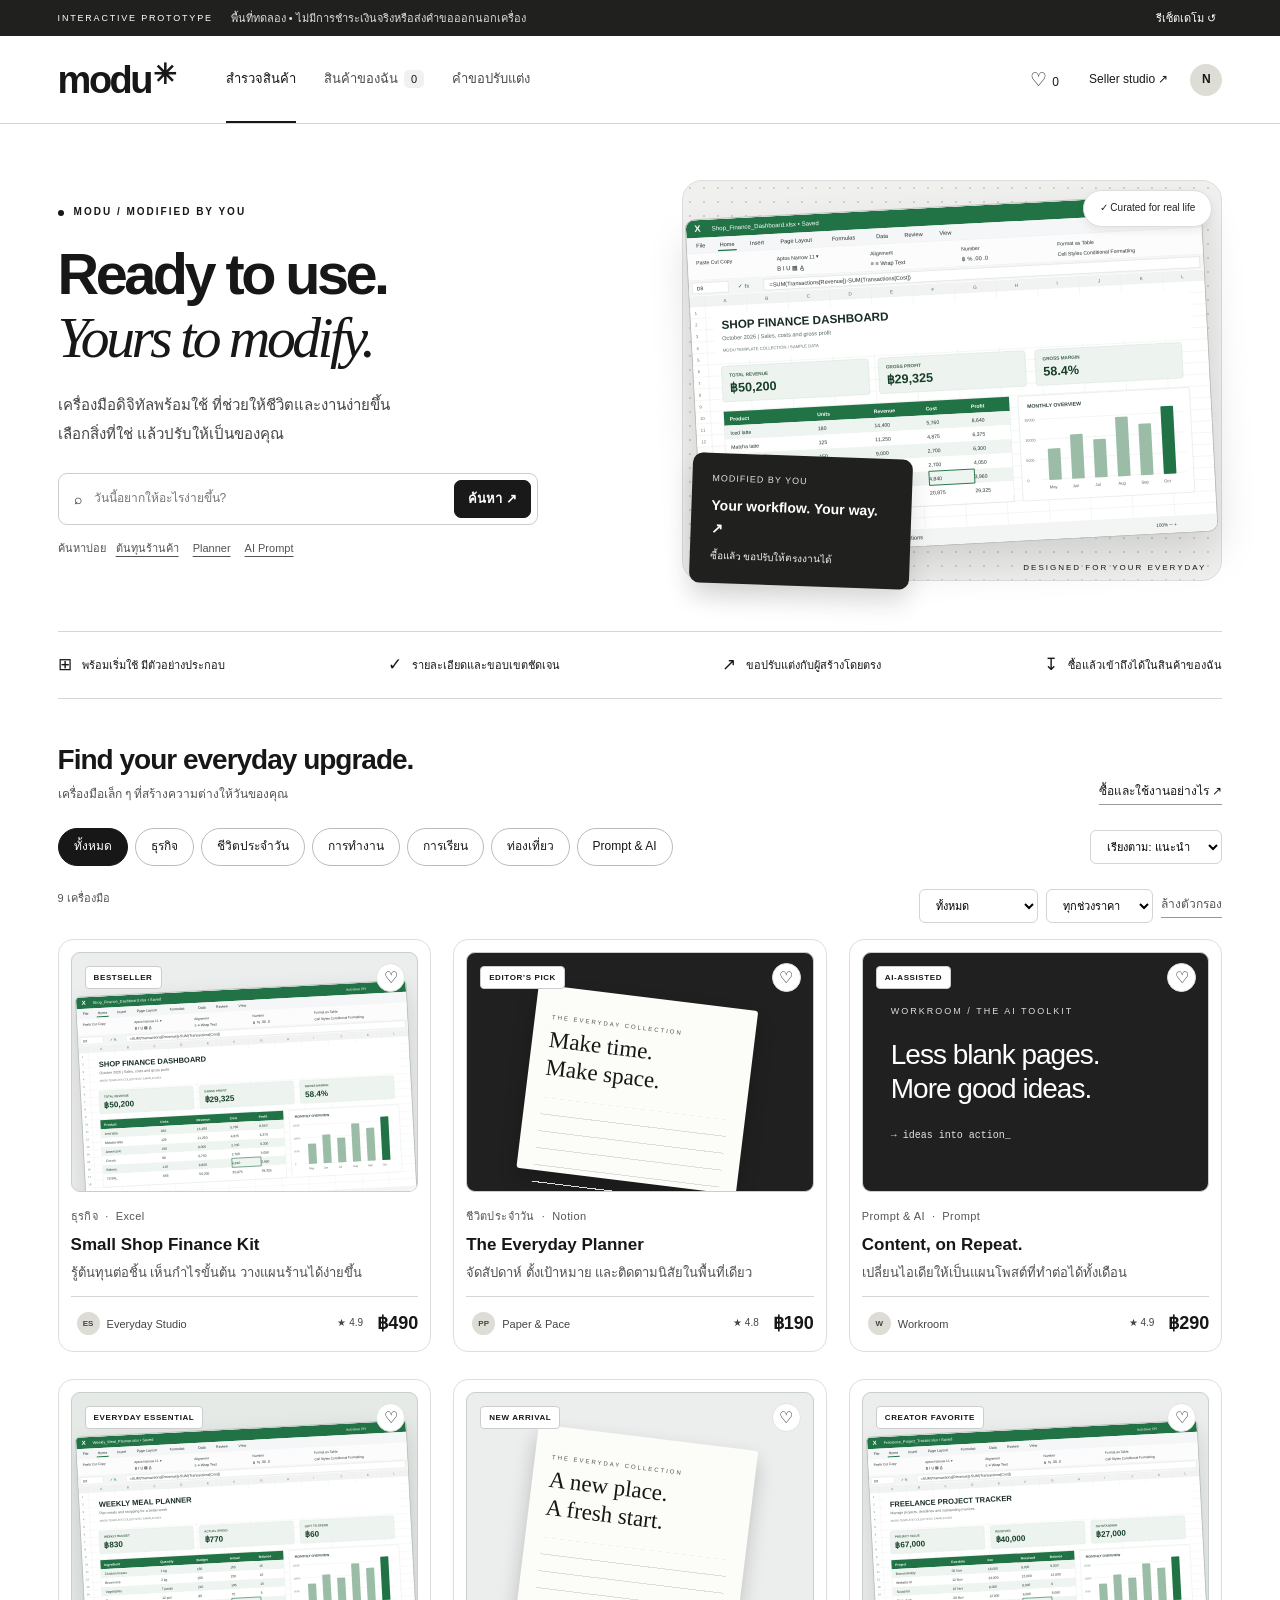
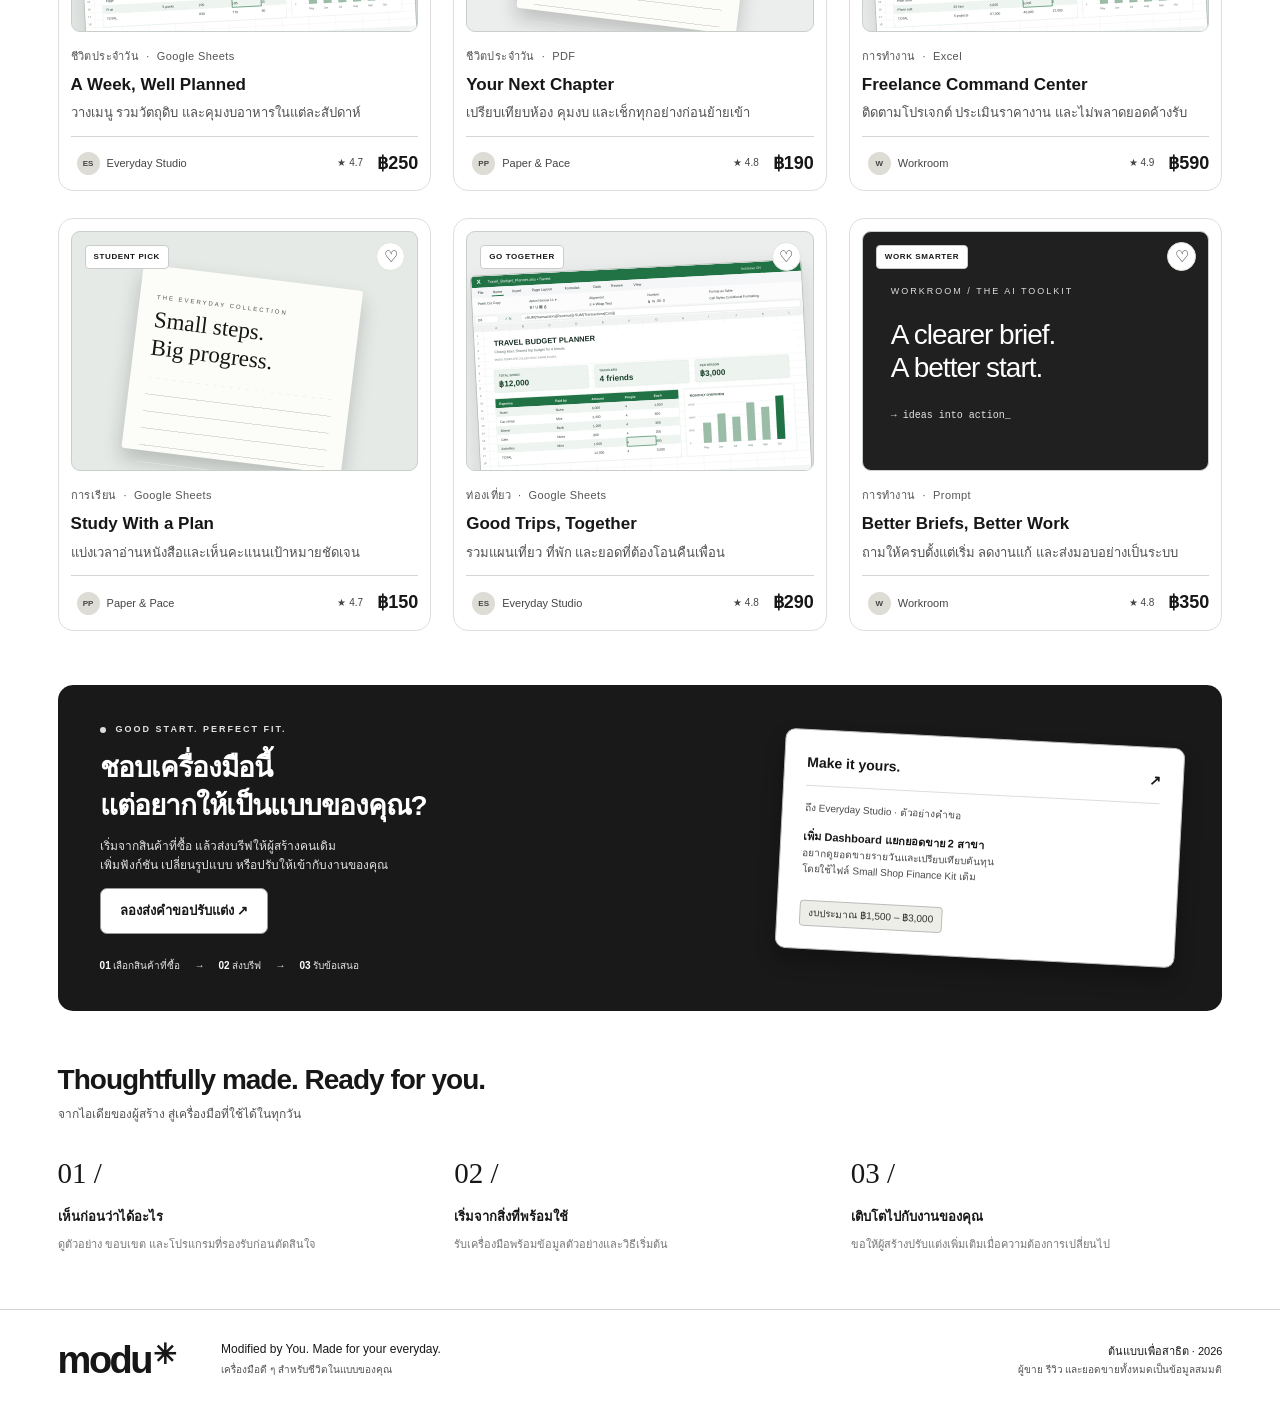
<file: index.html>
<!doctype html>
<html lang="th">
<head>
  <meta charset="UTF-8"><meta name="viewport" content="width=device-width,initial-scale=1">
  <meta name="description" content="MODU — เครื่องมือดิจิทัลพร้อมใช้ สำหรับชีวิตและงานของคุณ">
  <meta name="theme-color" content="#191919"><title>MODU — Modified by You</title>
  <link rel="icon" href="data:image/svg+xml,%3Csvg xmlns='http://www.w3.org/2000/svg' viewBox='0 0 64 64'%3E%3Crect width='64' height='64' rx='14' fill='%23191919'/%3E%3Ctext x='9' y='46' fill='white' font-family='Arial' font-size='42' font-weight='bold'%3Em%3C/text%3E%3C/svg%3E">
  <style>500;600;700&family=Manrope:wght@400;500;600;700;800&display=swap');
:root{--ink:#20201f;--muted:#767671;--line:#e4e4df;--paper:#fafaf7;--soft:#efefeb;--radius:16px}*{box-sizing:border-box}html{scroll-behavior:smooth}body{margin:0;color:var(--ink);background:var(--paper);font:14px/1.65 'Manrope','IBM Plex Sans Thai',sans-serif}button,input,select,textarea{font:inherit}button,a,input,select,textarea{-webkit-tap-highlight-color:transparent}button,a{touch-action:manipulation}a{color:inherit;text-decoration:none}button{cursor:pointer;color:inherit}button:disabled{opacity:.45;cursor:not-allowed}button:focus-visible,a:focus-visible,input:focus-visible,select:focus-visible,textarea:focus-visible{outline:3px solid #777;outline-offset:4px}button{border:0;background:none}h1,h2,h3,p{margin-top:0}h2{font-size:28px;letter-spacing:-1px;line-height:1.35}h3{font-size:17px;line-height:1.5}small,.muted{color:var(--muted)}.demo-bar{background:#20201f;color:#ddd;padding:8px 4.5%;font-size:11px;display:flex;gap:18px;align-items:center;justify-content:center}.demo-bar span{font-size:9px;letter-spacing:1.8px;color:white}.demo-bar button{font-size:11px;color:#fff;margin-left:auto}.header{height:88px;display:flex;align-items:center;gap:50px;padding:0 4.5%;border-bottom:1px solid var(--line);background:var(--paper)}.logo{font-size:38px;line-height:1;font-weight:800;letter-spacing:-3px;display:inline-flex;align-items:center;gap:2px}.logo span{font-size:28px;align-self:flex-start;letter-spacing:0}.header nav{display:flex;gap:28px;align-items:center;height:100%}.header nav a{font-size:13px;color:var(--muted);height:100%;display:flex;align-items:center;gap:6px;border-bottom:2px solid transparent}.header nav a.active{color:var(--ink);border-color:var(--ink)}.header-end{margin-left:auto;display:flex;align-items:center;gap:22px}.count{background:var(--soft);padding:0 7px;border-radius:5px;font-size:11px}.seller-link{font-size:12px}.avatar{display:inline-flex;align-items:center;justify-content:center;width:32px;height:32px;border-radius:50%;background:#dddcd5;font-size:12px;font-weight:800;flex-shrink:0}.icon-btn{font-size:19px;padding:8px}.icon-btn span{font-size:12px}main{max-width:1440px;margin:auto;padding:0 4.5%;min-height:65vh}.hero{display:grid;grid-template-columns:1.08fr 1fr;gap:60px;padding:64px 0 50px;align-items:center}.eyebrow{font-size:10px;font-weight:700;letter-spacing:2px;text-transform:uppercase;display:flex;align-items:center;gap:10px;margin-bottom:22px}.eyebrow:before{content:'';width:6px;height:6px;border-radius:50%;background:var(--ink)}h1{font-size:clamp(40px,4.6vw,68px);letter-spacing:-3.5px;line-height:1.09;margin-bottom:22px;font-weight:600}h1 em{font-family:Georgia,serif;font-weight:400}.hero-copy>p{color:var(--muted);max-width:420px;line-height:1.9}.searchbox{margin:25px 0 14px;display:flex;align-items:center;border:1px solid #ccc;border-radius:9px;background:white;padding:6px 6px 6px 15px;max-width:480px;gap:12px}.searchbox input{flex:1;min-width:0;border:0;outline:none;padding:6px 0;font-size:12px;background:transparent}.btn{display:inline-flex;align-items:center;justify-content:center;gap:8px;border:1px solid #252524;border-radius:7px;background:#252524;color:white;padding:11px 19px;font-size:12px;font-weight:600}.btn:hover{background:#444}.btn.light{background:white;color:var(--ink);border-color:var(--line)}.btn.light:hover{background:var(--soft)}.btn.small{padding:7px 13px}.btn.full{width:100%}.popular{font-size:11px;color:var(--muted)}.popular button{text-decoration:underline;text-underline-offset:4px;padding:0 7px;font-size:11px}.hero-art{min-height:355px;position:relative;isolation:isolate;display:flex;align-items:center;justify-content:center;background:radial-gradient(#cfcfc7 .7px,transparent .8px);background-size:14px 14px;border-radius:20px}.hero-art:after{content:'DESIGNED FOR YOUR EVERYDAY';font-size:8px;letter-spacing:2px;position:absolute;bottom:6px;right:15px}.floating-note{background:#20201f;color:#fff;padding:18px 20px;border-radius:10px;position:absolute;bottom:12px;left:0;z-index:3;width:210px;transform:rotate(-6deg);box-shadow:0 14px 25px #0002}.floating-note span{color:#aaa;font-size:9px;display:block;letter-spacing:1px}.floating-note strong{display:block;font-size:14px;margin:8px 0}.floating-note p{margin:0;font-size:10px;color:#ddd}.art-window{width:88%;background:#fff;border:1px solid #d9d9d2;box-shadow:0 18px 45px #0001;border-radius:10px;transform:rotate(3deg);overflow:hidden}.window-bar{border-bottom:1px solid var(--line);padding:9px 14px;font-size:8px;color:#888;display:flex;justify-content:space-between}.window-dots{letter-spacing:3px;color:#b4b4af}.window-content{padding:22px}.window-content h3{font-size:18px;margin:0 0 3px}.window-content small{font-size:8px}.mini-stats{display:flex;gap:9px;margin:18px 0}.mini-stats>div{background:#f3f3f0;padding:10px;flex:1;border-radius:4px;font-size:7px}.mini-stats strong{font-size:17px;display:block}.mini-chart{height:110px;display:flex;align-items:end;gap:12px;border-bottom:1px solid #ccc;padding:0 10px;background:repeating-linear-gradient(to top,transparent 0 26px,#eee 26px 27px)}.mini-chart i{flex:1;background:#333;border-radius:3px 3px 0 0}.mini-chart i:nth-child(2n){background:#c8c8c1}.quality-label{position:absolute;right:-8px;top:16px;background:#fff;border:1px solid #ddd;border-radius:30px;padding:9px 16px;font-size:10px;z-index:2;box-shadow:0 4px 10px #0001}.trust-row{display:flex;justify-content:space-between;border-top:1px solid var(--line);border-bottom:1px solid var(--line);padding:19px 0;gap:12px;font-size:11px}.trust-row span{display:flex;align-items:center;gap:10px}.trust-row b{font-size:17px;font-weight:400}.catalog{padding:42px 0}.section-head{display:flex;justify-content:space-between;align-items:end;gap:15px;margin-bottom:23px}.section-head h2{margin:0 0 6px}.section-head p{margin:0;color:var(--muted);font-size:12px}.text-link{font-size:12px;border-bottom:1px solid #999;padding:2px 0}.filter-row{display:flex;justify-content:space-between;gap:15px;align-items:center;margin-bottom:23px}.chips{display:flex;gap:7px;flex-wrap:wrap}.chip{border:1px solid var(--line);padding:8px 15px;border-radius:30px;font-size:11px;background:white;white-space:nowrap}.chip.active{background:var(--ink);color:white;border-color:var(--ink)}select{border:1px solid var(--line);border-radius:6px;padding:9px 12px;background:transparent;font-size:11px;max-width:100%}.results-note{font-size:11px;color:var(--muted);margin-bottom:16px;display:flex;justify-content:space-between}.grid{display:grid;grid-template-columns:repeat(3,1fr);gap:27px 22px}.product{min-width:0}.cover{height:215px;border-radius:12px;background:#e9e9e4;position:relative;overflow:hidden;display:flex;align-items:center;justify-content:center;border:1px solid #deded8}.cover.dark{background:#292928}.cover.soft{background:#efeee8}.cover.lines{background:repeating-linear-gradient(135deg,#e9e9e4 0 1px,#f3f3ef 1px 10px)}.cover .label{position:absolute;top:13px;left:13px;font-size:8px;letter-spacing:.6px;background:#fff;padding:4px 8px;border-radius:4px;z-index:2}.save{position:absolute;right:12px;top:10px;border:1px solid #e2e2dc;border-radius:50%;width:29px;height:29px;background:#fff;font-size:16px;z-index:3}.save.saved{background:#222;color:white}.cover-button{width:100%;height:100%;padding:0;display:flex;align-items:center;justify-content:center}.sheet-preview{width:72%;background:white;transform:rotate(-5deg) translateY(25px);padding:17px;border:1px solid #d5d5cf;box-shadow:0 9px 25px #0002;border-radius:4px;text-align:left}.sheet-preview .sheet-title{font-size:12px;font-weight:800;margin-bottom:5px}.sheet-preview .sheet-sub{font-size:6px;letter-spacing:1px;color:#999;margin-bottom:12px}.sheet-preview table{width:100%;border-collapse:collapse;font-size:7px}.sheet-preview td{border:1px solid #e8e8e3;padding:5px}.sheet-preview tr:first-child{background:#333;color:#fff}.sheet-preview .mini-chart{height:55px;gap:8px;margin-top:8px}.planner-preview{width:64%;height:185px;background:#fcfcf8;padding:17px;transform:rotate(7deg) translateY(18px);box-shadow:0 10px 20px #0003;border-radius:3px;text-align:left}.planner-preview strong{font-family:Georgia,serif;font-size:23px;display:block;font-weight:400;line-height:1.2}.planner-preview small{font-size:6px;letter-spacing:2px}.planner-lines{margin-top:17px;background:repeating-linear-gradient(to bottom,transparent 0 16px,#ddd 16px 17px);height:90px}.prompt-preview{color:#fff;text-align:left;padding:28px;width:100%}.prompt-preview small{font-size:7px;letter-spacing:2px;color:#aaa}.prompt-preview strong{display:block;font-size:28px;line-height:1.2;margin:17px 0;font-weight:500;letter-spacing:-1px}.prompt-preview code{font-size:8px;color:#bbb}.product-meta{display:flex;gap:7px;margin:15px 0 7px;color:var(--muted);font-size:9px;letter-spacing:.4px}.product h3{margin:0 0 5px;font-size:15px}.product h3 button{text-align:left;padding:0;font-weight:600}.product p{font-size:11px;color:var(--muted);margin-bottom:12px}.card-bottom{display:flex;align-items:center;justify-content:space-between;padding-top:12px;border-top:1px solid var(--line);gap:8px}.creator{font-size:10px;color:#666;display:flex;align-items:center;gap:7px}.creator .avatar{width:23px;height:23px;font-size:8px}.price{font-size:15px;font-weight:700}.rating{font-size:10px;color:#555;margin-left:auto;margin-right:6px}.custom-banner{display:grid;grid-template-columns:1.6fr 1fr;background:#222;color:white;border-radius:15px;padding:37px 42px;margin:12px 0 50px;gap:40px;align-items:center;overflow:hidden}.custom-banner .eyebrow{color:#aaa;margin-bottom:12px;font-size:9px}.custom-banner .eyebrow:before{background:#ddd}.custom-banner h2{font-size:28px;margin-bottom:12px}.custom-banner p{color:#bbb;font-size:12px;max-width:430px}.custom-steps{display:flex;align-items:center;gap:14px;color:#bbb;font-size:10px;margin-top:24px}.custom-steps b{color:white}.brief-card{background:#f8f8f4;color:#222;border-radius:10px;padding:22px;transform:rotate(3deg);font-size:11px;box-shadow:0 12px 20px #0004}.brief-card h3{font-size:14px;border-bottom:1px solid #ddd;padding-bottom:12px}.brief-card p{color:#666;font-size:10px}.brief-card .badge{margin-top:12px}.badge{display:inline-block;background:#eeeee9;border:1px solid #e0e0d8;border-radius:4px;padding:4px 8px;color:#555;font-size:10px}.page-top{padding:42px 0 28px}.page-top h1{font-size:40px;letter-spacing:-1.5px;margin-bottom:10px}.page-top p{color:var(--muted)}.panel{background:#fff;border:1px solid var(--line);border-radius:12px;padding:25px;margin-bottom:20px}.empty{text-align:center;padding:65px 20px;border:1px dashed #ccc;border-radius:12px;grid-column:1/-1}.empty .empty-icon{font-size:40px;display:block;margin-bottom:15px}.empty p{color:var(--muted);font-size:13px}.library-card{display:grid;grid-template-columns:180px 1fr auto;gap:25px;align-items:center}.library-card .cover{height:125px}.library-card h3{margin-bottom:6px}.library-card p{font-size:12px;color:var(--muted);margin-bottom:8px}.actions{display:flex;gap:8px;flex-wrap:wrap}.library-card>.actions{flex-direction:column}.request-card h3{margin:8px 0}.request-head{display:flex;justify-content:space-between;gap:15px;align-items:center}.request-meta{display:flex;flex-wrap:wrap;gap:20px;font-size:12px;margin:15px 0}.request-body{white-space:pre-wrap;overflow-wrap:anywhere;color:#555;padding:15px;background:#f5f5f1;border-radius:7px;font-size:12px}.timeline{display:flex;gap:12px;flex-wrap:wrap;margin:18px 0;font-size:11px;color:#888}.timeline .done{color:#222;font-weight:700}.quote{padding:15px;border:1px solid var(--line);border-radius:8px;margin:15px 0}.quote p{font-size:12px;white-space:pre-wrap;overflow-wrap:anywhere;margin-bottom:8px}.metrics{display:grid;grid-template-columns:repeat(3,1fr);gap:16px;margin-bottom:25px}.metrics .panel{margin:0}.metrics strong{display:block;font-size:30px;font-weight:500}.metrics span{font-size:11px;color:var(--muted)}.studio-tabs{display:flex;gap:10px;margin:20px 0}.compact-grid{display:grid;grid-template-columns:repeat(2,1fr);gap:20px}.seller-row{display:flex;align-items:center;gap:15px;margin:15px 0}.seller-row .avatar{width:45px;height:45px}.seller-row h3{margin:0}.seller-row p{font-size:11px;margin:0;color:#777}footer{max-width:1440px;margin:auto;padding:30px 4.5%;border-top:1px solid var(--line);display:flex;align-items:center;gap:45px}footer p{font-size:12px;margin:0}footer small{font-size:10px}footer>span{margin-left:auto;font-size:11px;text-align:right}dialog{border:1px solid #ccc;border-radius:17px;padding:35px;width:min(850px,94vw);max-height:90vh;color:var(--ink);background:var(--paper)}dialog::backdrop{background:#1118;backdrop-filter:blur(4px)}.close{position:absolute;right:12px;top:8px;font-size:27px;z-index:5}.detail-grid{display:grid;grid-template-columns:1fr 1fr;gap:28px}.detail-grid .cover{height:280px}.detail-grid h2{font-size:26px;margin:12px 0}.detail-grid p{color:#777;font-size:12px}.detail-grid .price{font-size:30px;margin:20px 0 12px}.detail-info{border-top:1px solid #ddd;margin-top:24px;padding-top:22px;font-size:12px}.detail-info h3{font-size:14px}.detail-info li{margin-bottom:8px;color:#666}.details-columns{display:grid;grid-template-columns:1fr 1fr;gap:25px}.note{font-size:11px;background:#efefe9;padding:12px 15px;border-radius:7px;margin:15px 0;color:#666}.form-title{font-size:25px;margin-bottom:10px}.form-grid{display:grid;grid-template-columns:1fr 1fr;gap:16px}.field{display:flex;flex-direction:column;gap:6px;margin-bottom:16px;font-size:12px}.field input,.field select,.field textarea{padding:11px;border:1px solid #d3d3ce;border-radius:7px;background:#fff;width:100%;font-size:13px}.field textarea{resize:vertical;min-height:100px}.checkbox{display:flex;align-items:start;gap:8px;font-size:12px;margin:15px 0}.checkout-line{display:flex;justify-content:space-between;padding:15px 0;border-bottom:1px solid #ddd}.toast-visible{transform:translate(-50%,0)!important;opacity:1!important}#toast{position:fixed;bottom:25px;left:50%;transform:translate(-50%,20px);opacity:0;pointer-events:none;background:#222;color:#fff;border-radius:9px;padding:13px 22px;font-size:12px;z-index:100;transition:.2s;max-width:90vw;text-align:center}.preview-table{width:100%;border-collapse:collapse;font-size:12px;margin:20px 0}.preview-table th,.preview-table td{padding:10px;border:1px solid #ddd;text-align:left}.preview-table th{background:#222;color:white}.price-range{display:flex;align-items:center;gap:8px;font-size:11px}.price-range select{max-width:140px}.how-grid{display:grid;grid-template-columns:repeat(3,1fr);gap:25px;margin:25px 0 45px}.how-grid strong{display:block;font-size:13px;margin:8px 0}.how-grid p{font-size:11px;color:#777}.how-grid .step{font-family:Georgia,serif;font-size:29px}.success-mark{width:55px;height:55px;border-radius:50%;background:#222;color:white;display:grid;place-items:center;font-size:25px;margin:0 auto 18px}.center{text-align:center}.help-link{font-size:11px;text-decoration:underline}.hide{display:none!important}
@media(min-width:1500px){.header{padding:0 max(4.5%,calc((100vw - 1310px)/2))}}@media(max-width:1050px){.header{gap:25px}.header nav{gap:17px}.header-end{gap:10px}.hero{gap:30px}h1{font-size:49px}.trust-row{font-size:10px}.grid{gap:25px 15px}.cover{height:190px}.filter-row{align-items:start;flex-direction:column}.custom-banner{gap:25px;padding:30px}.seller-link{font-size:10px}}@media(max-width:760px){.demo-bar{font-size:9px;gap:8px;flex-wrap:wrap}.demo-bar span{display:none}.header{height:auto;min-height:100px;flex-wrap:wrap;padding-top:16px;gap:12px}.logo{font-size:33px}.header-end{order:1}.header nav{order:2;width:100%;height:45px;justify-content:space-between;gap:10px}.header nav a{font-size:11px}.hero{grid-template-columns:1fr;padding:35px 0;gap:25px}.hero-copy{max-width:100%}h1{font-size:50px}.hero-art{min-height:290px;max-width:480px;width:100%;margin:auto}.art-window{width:80%}.floating-note{left:8px;width:180px;bottom:0}.quality-label{right:10px}.trust-row{display:grid;grid-template-columns:1fr 1fr;gap:15px;font-size:10px}.grid{grid-template-columns:repeat(2,1fr)}.cover{height:180px}.sheet-preview{width:82%;padding:12px}.planner-preview{width:75%;padding:12px}.prompt-preview{padding:15px}.prompt-preview strong{font-size:23px}.product h3{font-size:13px}.product p{font-size:10px}.card-bottom{flex-wrap:wrap}.rating{display:none}.price{font-size:13px}.creator{font-size:9px}.custom-banner{grid-template-columns:1fr}.brief-card{max-width:350px}.section-head h2{font-size:24px}.text-link{font-size:10px}.chips{gap:5px}.chip{font-size:10px;padding:7px 11px}.library-card{grid-template-columns:100px 1fr;gap:15px}.library-card>.actions{grid-column:1/-1;flex-direction:row}.library-card .cover{height:100px}.metrics{gap:8px}.metrics .panel{padding:14px}.metrics strong{font-size:25px}.detail-grid,.details-columns,.compact-grid{grid-template-columns:1fr}.detail-grid .cover{height:220px}.form-grid{grid-template-columns:1fr;gap:0}dialog{padding:28px 20px}.request-head{align-items:start}.request-head h3{font-size:15px}footer{flex-wrap:wrap;gap:20px}footer>span{width:100%;text-align:left;margin:0}.how-grid{gap:13px}.page-top h1{font-size:34px}}@media(prefers-reduced-motion:reduce){html{scroll-behavior:auto}*{transition:none!important}}

/* MODU contrast and spreadsheet preview refresh */
:root{--ink:#171717;--muted:#535353;--line:#d4d4d4;--paper:#ffffff;--soft:#f1f1f1}
body{font-family:'Segoe UI',Tahoma,Arial,sans-serif;background:#fff}
.header{background:#fff}.logo{font-weight:800;letter-spacing:-2.5px}.hero{gap:40px;padding-top:56px}.hero-copy>p{color:#454545;font-size:15px}.hero h1{font-size:clamp(40px,4.5vw,66px)}
.hero-art{background-color:#f0f0ef;border:1px solid #ddd;min-height:370px;padding:25px 0 35px}.art-window.workbook-hero{width:96%;transform:rotate(-3deg);border:1px solid #b8beba;box-shadow:0 20px 40px #0002}.workbook-hero img{display:block;width:100%;height:auto}.quality-label{right:9px;top:9px;color:#222}.floating-note{bottom:-5px;left:8px;transform:rotate(2deg);width:220px}.floating-note span{color:#e2e2e2}.floating-note p{color:#eee}
.workbook-preview{display:block;width:96%;height:auto;max-height:none;transform:rotate(-3deg) translateY(25px);box-shadow:0 10px 25px #0002;border:1px solid #bbc3bd;border-radius:5px}.cover{background:#e9edeb;border-color:#c8cfca;height:240px}.cover .label{color:#171717;border:1px solid #ccc;font-weight:700}.cover.dark{background:#202020}.cover.soft{background:#eceeed}.cover.lines{background:#e5eae7}
.product{border:1px solid #dedede;border-radius:15px;padding:12px;background:#fff;transition:box-shadow .2s,transform .2s}.product:hover{box-shadow:0 12px 30px #00000010;transform:translateY(-3px)}.product-meta{font-size:11px;color:#555}.product h3{font-size:17px}.product p{font-size:13px;color:#505050}.price{font-size:18px}.creator{font-size:11px;color:#444}.rating{color:#444}.product .cover{border-radius:9px}
.prompt-preview{color:#fff}.prompt-preview small{color:#dedede;font-size:9px}.prompt-preview code{color:#e3e3e3;font-size:10px}.planner-preview{color:#171717}.planner-preview small{color:#515151}.sheet-preview{color:#171717}.sheet-sub{color:#535353!important}
.btn{background:#191919;color:#fff;border-color:#191919;font-size:13px}.btn:hover{background:#383838;color:#fff}.btn.light{background:#fff;color:#171717;border-color:#999}.btn.light:hover{background:#ededed;color:#171717}.chip{border-color:#bbb;font-size:12px}.chip.active{background:#171717;color:#fff}.header nav a{color:#4b4b4b}.header nav a.active{color:#111}.count{color:#171717}
.custom-banner{background:#191919;color:#fff}.custom-banner h2{color:#fff}.custom-banner .eyebrow,.custom-banner p,.custom-steps{color:#e0e0e0}.custom-banner .brief-card{background:#fff;color:#171717;border:1px solid #bcbcbc}.custom-banner .brief-card h3,.custom-banner .brief-card strong{color:#171717}.custom-banner .brief-card p{color:#4b4b4b}.badge{color:#343434;border-color:#bbb}.request-body{color:#333;background:#f2f2f2}.timeline{color:#585858}.note{color:#414141}.empty p{color:#535353}
button:focus-visible,a:focus-visible,input:focus-visible,select:focus-visible,textarea:focus-visible{outline:3px solid #217346;outline-offset:3px}.details-columns p{color:#444}.detail-grid .cover{height:auto;min-height:230px}.detail-grid .workbook-preview{transform:none;width:100%;box-shadow:none}.library-card .workbook-preview{transform:none;width:100%}
@media(max-width:900px){.hero-art{min-height:310px}.cover{height:210px}.grid{gap:16px}.product{padding:9px}}
@media(max-width:600px){.hero{padding-top:30px;gap:25px}.hero-art{min-height:280px}.hero h1{letter-spacing:-2px}.cover{height:180px}.product h3{font-size:14px}.product p{font-size:12px}.header{gap:15px}.header nav a{font-size:12px}.floating-note{padding:12px 16px;width:200px}.custom-banner{padding:25px 20px}.grid{grid-template-columns:1fr}.cover{height:260px}.workbook-preview{width:94%}.product h3{font-size:18px}.product p{font-size:13px}.creator{font-size:12px}}
</style>
</head>
<body>
  <div class="demo-bar"><span>INTERACTIVE PROTOTYPE</span> พื้นที่ทดลอง • ไม่มีการชำระเงินจริงหรือส่งคำขอออกนอกเครื่อง <button id="reset">รีเซ็ตเดโม ↺</button></div>
  <header class="header"><a href="#market" class="logo" aria-label="MODU หน้าแรก">modu<span>✳</span></a><nav aria-label="เมนูหลัก"><a href="#market" data-page="market">สำรวจสินค้า</a><a href="#library" data-page="library">สินค้าของฉัน <span id="owned-count" class="count">0</span></a><a href="#requests" data-page="requests">คำขอปรับแต่ง</a></nav><div class="header-end"><button class="icon-btn" id="wishlist" aria-label="สินค้าที่บันทึก">♡ <span id="wish-count">0</span></button><a class="seller-link" href="#studio">Seller studio ↗</a><span class="avatar">N</span></div></header>
  <div id="startup-warning" style="display:none;padding:16px;background:#fff3cd;color:#222" role="alert">โหลดฟังก์ชันไม่สำเร็จ กรุณาดาวน์โหลดไฟล์แล้วเปิด index.html ด้วย Chrome หรือ Edge โดยตรง</div><main id="main" tabindex="-1"><section class="hero"><div class="hero-copy"><div class="eyebrow">MODU / MODIFIED BY YOU</div><h1>Ready to use.<br><em>Yours to modify.</em></h1><p>เครื่องมือดิจิทัลพร้อมใช้ ที่ช่วยให้ชีวิตและงานง่ายขึ้น<br>เลือกสิ่งที่ใช่ แล้วปรับให้เป็นของคุณ</p><form class="searchbox" id="search-form"><span aria-hidden="true">⌕</span><input id="search-input" aria-label="ค้นหาสินค้า" placeholder="วันนี้อยากให้อะไรง่ายขึ้น?" value=""><button class="btn small" type="submit">ค้นหา ↗</button></form><div class="popular">ค้นหาบ่อย <button data-action="search" data-query="ต้นทุน">ต้นทุนร้านค้า</button><button data-action="search" data-query="planner">Planner</button><button data-action="search" data-query="Prompt">AI Prompt</button></div></div><div class="hero-art" aria-label="ตัวอย่างหน้าจอเครื่องมือจัดการร้าน"><span class="quality-label">✓ Curated for real life</span><div class="art-window workbook-hero"><img src="[data-uri]" alt="ภาพตัวอย่าง Excel สรุปยอดขายร้านค้า ตารางต้นทุนและกราฟรายเดือน ข้อมูลสมมติ" width="1100" height="720"></div><div class="floating-note"><span>MODIFIED BY YOU</span><strong>Your workflow. Your way. ↗</strong><p>ซื้อแล้ว ขอปรับให้ตรงงานได้</p></div></div></section><div class="trust-row"><span><b>⊞</b> พร้อมเริ่มใช้ มีตัวอย่างประกอบ</span><span><b>✓</b> รายละเอียดและขอบเขตชัดเจน</span><span><b>↗</b> ขอปรับแต่งกับผู้สร้างโดยตรง</span><span><b>↧</b> ซื้อแล้วเข้าถึงได้ในสินค้าของฉัน</span></div><section class="catalog" id="catalog"><div class="section-head"><div><h2>Find your everyday upgrade.</h2><p>เครื่องมือเล็ก ๆ ที่สร้างความต่างให้วันของคุณ</p></div><button class="text-link" data-action="how">ซื้อและใช้งานอย่างไร ↗</button></div><div class="filter-row"><div class="chips"><button class="chip active" data-action="category" data-id="ทั้งหมด">ทั้งหมด</button><button class="chip " data-action="category" data-id="ธุรกิจ">ธุรกิจ</button><button class="chip " data-action="category" data-id="ชีวิตประจำวัน">ชีวิตประจำวัน</button><button class="chip " data-action="category" data-id="การทำงาน">การทำงาน</button><button class="chip " data-action="category" data-id="การเรียน">การเรียน</button><button class="chip " data-action="category" data-id="ท่องเที่ยว">ท่องเที่ยว</button><button class="chip " data-action="category" data-id="Prompt &amp; AI">Prompt & AI</button></div><select id="sort" aria-label="เรียงสินค้า"><option value="featured">เรียงตาม: แนะนำ</option><option value="low">ราคา: น้อยไปมาก</option><option value="high">ราคา: มากไปน้อย</option><option value="rating">คะแนนรีวิว</option></select></div><div class="results-note"><span id="result-count">9 เครื่องมือ</span><div class="price-range"><select id="format" aria-label="ประเภทไฟล์"><option selected>ทั้งหมด</option><option >Excel</option><option >Google Sheets</option><option >Notion</option><option >PDF</option><option >Prompt</option></select><select id="price-filter" aria-label="ช่วงราคา"><option value="all">ทุกช่วงราคา</option><option value="300">ไม่เกิน ฿300</option><option value="500">ไม่เกิน ฿500</option></select><button class="text-link" data-action="clear">ล้างตัวกรอง</button></div></div><div class="grid" id="product-grid"><article class="product"><div class="cover soft"><span class="label">BESTSELLER</span><button class="save " data-action="save" data-id="cost" aria-label="บันทึก Small Shop Finance Kit" aria-pressed="false">♡</button><button class="cover-button" data-action="detail" data-id="cost" aria-label="ดู Small Shop Finance Kit"><img class="workbook-preview" src="[data-uri]" alt="ตัวอย่าง Small Shop Finance Kit พร้อมตาราง สูตร และกราฟจากข้อมูลสมมติ" width="1100" height="720"></button></div><div class="product-meta">ธุรกิจ <span>·</span> Excel</div><h3><button data-action="detail" data-id="cost">Small Shop Finance Kit</button></h3><p>รู้ต้นทุนต่อชิ้น เห็นกำไรขั้นต้น วางแผนร้านได้ง่ายขึ้น</p><div class="card-bottom"><button class="creator" data-action="seller" data-id="studio"><span class="avatar">ES</span>Everyday Studio</button><span class="rating">★ 4.9</span><span class="price">฿490</span></div></article><article class="product"><div class="cover dark"><span class="label">EDITOR’S PICK</span><button class="save " data-action="save" data-id="life" aria-label="บันทึก The Everyday Planner" aria-pressed="false">♡</button><button class="cover-button" data-action="detail" data-id="life" aria-label="ดู The Everyday Planner"><div class="planner-preview"><small>THE EVERYDAY COLLECTION</small><strong>Make time.<br>Make space.</strong><div class="planner-lines"></div></div></button></div><div class="product-meta">ชีวิตประจำวัน <span>·</span> Notion</div><h3><button data-action="detail" data-id="life">The Everyday Planner</button></h3><p>จัดสัปดาห์ ตั้งเป้าหมาย และติดตามนิสัยในพื้นที่เดียว</p><div class="card-bottom"><button class="creator" data-action="seller" data-id="paper"><span class="avatar">PP</span>Paper & Pace</button><span class="rating">★ 4.8</span><span class="price">฿190</span></div></article><article class="product"><div class="cover dark"><span class="label">AI-ASSISTED</span><button class="save " data-action="save" data-id="content" aria-label="บันทึก Content, on Repeat." aria-pressed="false">♡</button><button class="cover-button" data-action="detail" data-id="content" aria-label="ดู Content, on Repeat."><div class="prompt-preview"><small>WORKROOM / THE AI TOOLKIT</small><strong>Less blank pages.<br>More good ideas.</strong><code>→ ideas into action_</code></div></button></div><div class="product-meta">Prompt &amp; AI <span>·</span> Prompt</div><h3><button data-action="detail" data-id="content">Content, on Repeat.</button></h3><p>เปลี่ยนไอเดียให้เป็นแผนโพสต์ที่ทำต่อได้ทั้งเดือน</p><div class="card-bottom"><button class="creator" data-action="seller" data-id="work"><span class="avatar">W</span>Workroom</button><span class="rating">★ 4.9</span><span class="price">฿290</span></div></article><article class="product"><div class="cover lines"><span class="label">EVERYDAY ESSENTIAL</span><button class="save " data-action="save" data-id="meal" aria-label="บันทึก A Week, Well Planned" aria-pressed="false">♡</button><button class="cover-button" data-action="detail" data-id="meal" aria-label="ดู A Week, Well Planned"><img class="workbook-preview" src="[data-uri]" alt="ตัวอย่าง A Week, Well Planned พร้อมตาราง สูตร และกราฟจากข้อมูลสมมติ" width="1100" height="720"></button></div><div class="product-meta">ชีวิตประจำวัน <span>·</span> Google Sheets</div><h3><button data-action="detail" data-id="meal">A Week, Well Planned</button></h3><p>วางเมนู รวมวัตถุดิบ และคุมงบอาหารในแต่ละสัปดาห์</p><div class="card-bottom"><button class="creator" data-action="seller" data-id="studio"><span class="avatar">ES</span>Everyday Studio</button><span class="rating">★ 4.7</span><span class="price">฿250</span></div></article><article class="product"><div class="cover soft"><span class="label">NEW ARRIVAL</span><button class="save " data-action="save" data-id="move" aria-label="บันทึก Your Next Chapter" aria-pressed="false">♡</button><button class="cover-button" data-action="detail" data-id="move" aria-label="ดู Your Next Chapter"><div class="planner-preview"><small>THE EVERYDAY COLLECTION</small><strong>A new place.<br>A fresh start.</strong><div class="planner-lines"></div></div></button></div><div class="product-meta">ชีวิตประจำวัน <span>·</span> PDF</div><h3><button data-action="detail" data-id="move">Your Next Chapter</button></h3><p>เปรียบเทียบห้อง คุมงบ และเช็กทุกอย่างก่อนย้ายเข้า</p><div class="card-bottom"><button class="creator" data-action="seller" data-id="paper"><span class="avatar">PP</span>Paper & Pace</button><span class="rating">★ 4.8</span><span class="price">฿190</span></div></article><article class="product"><div class="cover soft"><span class="label">CREATOR FAVORITE</span><button class="save " data-action="save" data-id="freelance" aria-label="บันทึก Freelance Command Center" aria-pressed="false">♡</button><button class="cover-button" data-action="detail" data-id="freelance" aria-label="ดู Freelance Command Center"><img class="workbook-preview" src="[data-uri]" alt="ตัวอย่าง Freelance Command Center พร้อมตาราง สูตร และกราฟจากข้อมูลสมมติ" width="1100" height="720"></button></div><div class="product-meta">การทำงาน <span>·</span> Excel</div><h3><button data-action="detail" data-id="freelance">Freelance Command Center</button></h3><p>ติดตามโปรเจกต์ ประเมินราคางาน และไม่พลาดยอดค้างรับ</p><div class="card-bottom"><button class="creator" data-action="seller" data-id="work"><span class="avatar">W</span>Workroom</button><span class="rating">★ 4.9</span><span class="price">฿590</span></div></article><article class="product"><div class="cover lines"><span class="label">STUDENT PICK</span><button class="save " data-action="save" data-id="study" aria-label="บันทึก Study With a Plan" aria-pressed="false">♡</button><button class="cover-button" data-action="detail" data-id="study" aria-label="ดู Study With a Plan"><div class="planner-preview"><small>THE EVERYDAY COLLECTION</small><strong>Small steps.<br>Big progress.</strong><div class="planner-lines"></div></div></button></div><div class="product-meta">การเรียน <span>·</span> Google Sheets</div><h3><button data-action="detail" data-id="study">Study With a Plan</button></h3><p>แบ่งเวลาอ่านหนังสือและเห็นคะแนนเป้าหมายชัดเจน</p><div class="card-bottom"><button class="creator" data-action="seller" data-id="paper"><span class="avatar">PP</span>Paper & Pace</button><span class="rating">★ 4.7</span><span class="price">฿150</span></div></article><article class="product"><div class="cover soft"><span class="label">GO TOGETHER</span><button class="save " data-action="save" data-id="trip" aria-label="บันทึก Good Trips, Together" aria-pressed="false">♡</button><button class="cover-button" data-action="detail" data-id="trip" aria-label="ดู Good Trips, Together"><img class="workbook-preview" src="[data-uri]" alt="ตัวอย่าง Good Trips, Together พร้อมตาราง สูตร และกราฟจากข้อมูลสมมติ" width="1100" height="720"></button></div><div class="product-meta">ท่องเที่ยว <span>·</span> Google Sheets</div><h3><button data-action="detail" data-id="trip">Good Trips, Together</button></h3><p>รวมแผนเที่ยว ที่พัก และยอดที่ต้องโอนคืนเพื่อน</p><div class="card-bottom"><button class="creator" data-action="seller" data-id="studio"><span class="avatar">ES</span>Everyday Studio</button><span class="rating">★ 4.8</span><span class="price">฿290</span></div></article><article class="product"><div class="cover dark"><span class="label">WORK SMARTER</span><button class="save " data-action="save" data-id="brief" aria-label="บันทึก Better Briefs, Better Work" aria-pressed="false">♡</button><button class="cover-button" data-action="detail" data-id="brief" aria-label="ดู Better Briefs, Better Work"><div class="prompt-preview"><small>WORKROOM / THE AI TOOLKIT</small><strong>A clearer brief.<br>A better start.</strong><code>→ ideas into action_</code></div></button></div><div class="product-meta">การทำงาน <span>·</span> Prompt</div><h3><button data-action="detail" data-id="brief">Better Briefs, Better Work</button></h3><p>ถามให้ครบตั้งแต่เริ่ม ลดงานแก้ และส่งมอบอย่างเป็นระบบ</p><div class="card-bottom"><button class="creator" data-action="seller" data-id="work"><span class="avatar">W</span>Workroom</button><span class="rating">★ 4.8</span><span class="price">฿350</span></div></article></div></section><section class="custom-banner"><div><div class="eyebrow">GOOD START. PERFECT FIT.</div><h2>ชอบเครื่องมือนี้<br>แต่อยากให้เป็นแบบของคุณ?</h2><p>เริ่มจากสินค้าที่ซื้อ แล้วส่งบรีฟให้ผู้สร้างคนเดิม<br>เพิ่มฟังก์ชัน เปลี่ยนรูปแบบ หรือปรับให้เข้ากับงานของคุณ</p><button class="btn light" data-action="custom-start">ลองส่งคำขอปรับแต่ง ↗</button><div class="custom-steps"><span><b>01</b> เลือกสินค้าที่ซื้อ</span><span>→</span><span><b>02</b> ส่งบรีฟ</span><span>→</span><span><b>03</b> รับข้อเสนอ</span></div></div><div class="brief-card"><h3>Make it yours. <span style="float:right">↗</span></h3><p>ถึง Everyday Studio · ตัวอย่างคำขอ</p><strong>เพิ่ม Dashboard แยกยอดขาย 2 สาขา</strong><p>อยากดูยอดขายรายวันและเปรียบเทียบต้นทุน<br>โดยใช้ไฟล์ Small Shop Finance Kit เดิม</p><div class="badge">งบประมาณ ฿1,500 – ฿3,000</div></div></section><div class="section-head"><div><h2>Thoughtfully made. Ready for you.</h2><p>จากไอเดียของผู้สร้าง สู่เครื่องมือที่ใช้ได้ในทุกวัน</p></div></div><div class="how-grid"><div><span class="step">01 /</span><strong>เห็นก่อนว่าได้อะไร</strong><p>ดูตัวอย่าง ขอบเขต และโปรแกรมที่รองรับก่อนตัดสินใจ</p></div><div><span class="step">02 /</span><strong>เริ่มจากสิ่งที่พร้อมใช้</strong><p>รับเครื่องมือพร้อมข้อมูลตัวอย่างและวิธีเริ่มต้น</p></div><div><span class="step">03 /</span><strong>เติบโตไปกับงานของคุณ</strong><p>ขอให้ผู้สร้างปรับแต่งเพิ่มเติมเมื่อความต้องการเปลี่ยนไป</p></div></div></main><noscript><p style="padding:20px">กรุณาเปิด JavaScript และเปิดไฟล์นี้ใน Chrome หรือ Edge เพื่อทดลองฟังก์ชัน</p></noscript>
  <footer><a class="logo" href="#market">modu<span>✳</span></a><p>Modified by You. Made for your everyday.<br><small>เครื่องมือดี ๆ สำหรับชีวิตในแบบของคุณ</small></p><span>ต้นแบบเพื่อสาธิต · 2026<br><small>ผู้ขาย รีวิว และยอดขายทั้งหมดเป็นข้อมูลสมมติ</small></span></footer>
  <dialog id="modal" aria-labelledby="modal-title"><button class="close" aria-label="ปิดหน้าต่าง">×</button><div id="modal-body"></div></dialog>
  <div id="toast" role="status" aria-live="polite"></div>
<script>window.addEventListener('error',function(){document.getElementById('startup-warning').style.display='block'});</script><script>
/* MODU prototype. Plain JavaScript; no build step, no backend. */
'use strict';
const CONFIG = {name:'MODU', currency:'THB', storageKey:'modu-marketplace-v1'};
const SELLERS = {
  studio:{name:'Everyday Studio',initials:'ES',bio:'ออกแบบเครื่องมือ Excel และ Google Sheets ให้เรื่องตัวเลขเป็นเรื่องง่าย',specialty:'Spreadsheets & small business'},
  paper:{name:'Paper & Pace',initials:'PP',bio:'แพลนเนอร์ที่ช่วยให้มีพื้นที่สำหรับสิ่งสำคัญในชีวิต',specialty:'Life planning & organization'},
  work:{name:'Workroom',initials:'W',bio:'เวิร์กโฟลว์สำหรับฟรีแลนซ์ คนทำงาน และผู้สร้างคอนเทนต์',specialty:'Workflows & AI prompts'}
};
const PREVIEW_IMAGES = {"cost": "[data-uri]", "freelance": "[data-uri]", "meal": "[data-uri]", "trip": "[data-uri]"};
const PRODUCTS = [
  {id:'cost',title:'Small Shop Finance Kit',thai:'ชุดจัดการต้นทุนและยอดขายร้านเล็ก',desc:'รู้ต้นทุนต่อชิ้น เห็นกำไรขั้นต้น วางแผนร้านได้ง่ายขึ้น',category:'ธุรกิจ',format:'Excel',price:490,seller:'studio',rating:'4.9',reviews:38,style:'sheet',tone:'soft',tag:'BESTSELLER',preview:'SHOP OVERVIEW',includes:['ไฟล์ต้นทุนสินค้าและสูตรคำนวณ','ตารางยอดขายและสรุปกำไรขั้นต้น','ข้อมูลตัวอย่างและคู่มือเริ่มต้น'],compat:'Excel 2021 / Microsoft 365 · ไม่ใช้ Macro',custom:'เพิ่มหมวดสินค้า สาขา หรือ Dashboard เฉพาะร้าน'},
  {id:'life',title:'The Everyday Planner',thai:'แพลนเนอร์ชีวิตประจำวันที่ปรับเป็นตัวคุณ',desc:'จัดสัปดาห์ ตั้งเป้าหมาย และติดตามนิสัยในพื้นที่เดียว',category:'ชีวิตประจำวัน',format:'Notion',price:190,seller:'paper',rating:'4.8',reviews:24,style:'planner',tone:'dark',tag:'EDITOR’S PICK',preview:'Make time.\nMake space.',includes:['หน้า Weekly planner','Habit tracker และเป้าหมายรายเดือน','คู่มือจัดระบบชีวิตแบบง่าย'],compat:'บัญชี Notion · ใช้ผ่านเว็บหรือแอป',custom:'ปรับตารางตามงานกะ ตารางเรียน หรือกิจวัตรของคุณ'},
  {id:'content',title:'Content, on Repeat.',thai:'ชุดวางแผนคอนเทนต์และ AI Prompt',desc:'เปลี่ยนไอเดียให้เป็นแผนโพสต์ที่ทำต่อได้ทั้งเดือน',category:'Prompt & AI',format:'Prompt',price:290,seller:'work',rating:'4.9',reviews:19,style:'prompt',tone:'dark',tag:'AI-ASSISTED',preview:'Less blank pages.\nMore good ideas.',includes:['Prompt สำหรับวางแผนและปรับโทน 20 แบบ','Content calendar แบบ CSV','เช็กลิสต์ตรวจเนื้อหาก่อนโพสต์'],compat:'ChatGPT / Gemini · ผลลัพธ์ขึ้นกับโมเดลและข้อมูลที่ใส่',custom:'ปรับ Prompt ให้ตรงธุรกิจและโทนเสียงแบรนด์'},
  {id:'meal',title:'A Week, Well Planned',thai:'Meal planner และรายการซื้อของ',desc:'วางเมนู รวมวัตถุดิบ และคุมงบอาหารในแต่ละสัปดาห์',category:'ชีวิตประจำวัน',format:'Google Sheets',price:250,seller:'studio',rating:'4.7',reviews:16,style:'sheet',tone:'lines',tag:'EVERYDAY ESSENTIAL',preview:'THIS WEEK’S MENU',includes:['แผนอาหารรายสัปดาห์','รายการวัตถุดิบและงบซื้อของ','ตารางของที่มีอยู่แล้ว'],compat:'Google Sheets · ต้องมีบัญชี Google',custom:'ปรับจำนวนคน หน่วยวัตถุดิบ และหมวดเมนู'},
  {id:'move',title:'Your Next Chapter',thai:'ชุดวางแผนย้ายบ้านและคอนโด',desc:'เปรียบเทียบห้อง คุมงบ และเช็กทุกอย่างก่อนย้ายเข้า',category:'ชีวิตประจำวัน',format:'PDF',price:190,seller:'paper',rating:'4.8',reviews:12,style:'planner',tone:'soft',tag:'NEW ARRIVAL',preview:'A new place.\nA fresh start.',includes:['เช็กลิสต์ก่อนและหลังย้าย','ตารางเปรียบเทียบห้อง','รายการค่าใช้จ่ายและจัดกระเป๋า'],compat:'PDF reader · พิมพ์ A4 หรือจดผ่านแอป',custom:'ปรับรายการตามคอนโด ขนาดบ้าน และจำนวนคน'},
  {id:'freelance',title:'Freelance Command Center',thai:'ระบบจัดการงานและรายรับฟรีแลนซ์',desc:'ติดตามโปรเจกต์ ประเมินราคางาน และไม่พลาดยอดค้างรับ',category:'การทำงาน',format:'Excel',price:590,seller:'work',rating:'4.9',reviews:31,style:'sheet',tone:'soft',tag:'CREATOR FAVORITE',preview:'PROJECT WORKSPACE',includes:['Project tracker และกำหนดส่ง','เครื่องมือประเมินราคางาน','ตัวติดตามยอดค้างรับ'],compat:'Excel 2021 / Microsoft 365 · ไม่ใช้ Macro',custom:'เพิ่มขั้นตอนงาน รอบแก้ และรูปแบบบริการของคุณ'},
  {id:'study',title:'Study With a Plan',thai:'วางแผนอ่านสอบและติดตามคะแนน',desc:'แบ่งเวลาอ่านหนังสือและเห็นคะแนนเป้าหมายชัดเจน',category:'การเรียน',format:'Google Sheets',price:150,seller:'paper',rating:'4.7',reviews:21,style:'planner',tone:'lines',tag:'STUDENT PICK',preview:'Small steps.\nBig progress.',includes:['ตารางอ่านสอบ','ตัวติดตามงานและคะแนน','พื้นที่สรุปเป้าหมายแต่ละวิชา'],compat:'Google Sheets · ต้องมีบัญชี Google',custom:'ปรับตามหน่วยกิต วิชา และวันสอบของคุณ'},
  {id:'trip',title:'Good Trips, Together',thai:'แพลนทริปและหารค่าใช้จ่ายกลุ่ม',desc:'รวมแผนเที่ยว ที่พัก และยอดที่ต้องโอนคืนเพื่อน',category:'ท่องเที่ยว',format:'Google Sheets',price:290,seller:'studio',rating:'4.8',reviews:17,style:'sheet',tone:'soft',tag:'GO TOGETHER',preview:'THE WEEKEND ESCAPE',includes:['Itinerary รายวัน','งบประมาณและยอดแบ่งจ่าย','เช็กลิสต์ก่อนเดินทาง'],compat:'Google Sheets · ตัวอย่างใช้สกุลเงินบาท',custom:'ปรับจำนวนผู้ร่วมทริปและวิธีแบ่งค่าใช้จ่าย'},
  {id:'brief',title:'Better Briefs, Better Work',thai:'ชุดรับบรีฟและส่งมอบงานลูกค้า',desc:'ถามให้ครบตั้งแต่เริ่ม ลดงานแก้ และส่งมอบอย่างเป็นระบบ',category:'การทำงาน',format:'Prompt',price:350,seller:'work',rating:'4.8',reviews:14,style:'prompt',tone:'dark',tag:'WORK SMARTER',preview:'A clearer brief.\nA better start.',includes:['แบบฟอร์มรับบรีฟ','Prompt สรุปขอบเขตงาน','เช็กลิสต์ส่งมอบงาน'],compat:'Markdown / ChatGPT / Gemini',custom:'สร้างแบบฟอร์มสำหรับบริการเฉพาะของคุณ'}
];
const CATEGORIES=['ทั้งหมด','ธุรกิจ','ชีวิตประจำวัน','การทำงาน','การเรียน','ท่องเที่ยว','Prompt & AI'];
const EMPTY_STATE=()=>({owned:[],wishlist:[],requests:[],listings:[],reviews:{}});
let state;try{state={...EMPTY_STATE(),...JSON.parse(localStorage.getItem(CONFIG.storageKey)||'{}')};for(const k of ['owned','wishlist','requests','listings'])if(!Array.isArray(state[k]))state[k]=[];}catch{state=EMPTY_STATE();}
let filters={category:'ทั้งหมด',query:'',sort:'featured',format:'ทั้งหมด',price:'all',saved:false};
let studioSeller='studio',studioTab='requests',toastTimer;
const $=s=>document.querySelector(s);
const esc=s=>String(s??'').replace(/[&<>"']/g,c=>({'&':'&amp;','<':'&lt;','>':'&gt;','"':'&quot;',"'":'&#39;'}[c]));
const money=n=>'฿'+Number(n).toLocaleString('th-TH');
const allProducts=()=>[...PRODUCTS,...state.listings];
const product=id=>allProducts().find(p=>p.id===id);
const owns=id=>state.owned.some(o=>o.productId===id);
const seller=id=>SELLERS[id]||SELLERS.studio;
const uid=prefix=>prefix+'-'+Date.now().toString(36)+'-'+Math.random().toString(36).slice(2,6);
function persist(){try{localStorage.setItem(CONFIG.storageKey,JSON.stringify(state));}catch{toast('บันทึกถาวรไม่ได้: พื้นที่จัดเก็บเบราว์เซอร์ไม่พร้อมใช้งาน');}updateCounts();}
function updateCounts(){$('#owned-count').textContent=state.owned.length;$('#wish-count').textContent=state.wishlist.length;}
function toast(message){$('#toast').textContent=message;$('#toast').classList.add('toast-visible');clearTimeout(toastTimer);toastTimer=setTimeout(()=>$('#toast').classList.remove('toast-visible'),3500);}
function modal(html){$('#modal-body').innerHTML=html;if(!$('#modal').open)$('#modal').showModal();}
function closeModal(){$('#modal').close();}
function go(page){closeModal();if(location.hash==='#'+page)render();else location.hash=page;window.scrollTo({top:0});}
const bars=()=>'<div class="mini-chart">'+[38,61,45,78,58,93,74,100].map(n=>`<i style="height:${n}%"></i>`).join('')+'</div>';
function cover(p,interactive=true){let inside=p.style==='sheet'?`<div class="sheet-preview"><div class="sheet-title">${esc(p.preview)}</div><div class="sheet-sub">A LITTLE STRUCTURE. A LOT MORE CLARITY.</div><table aria-hidden="true"><tr><td>Overview</td><td>Plan</td><td>Actual</td></tr><tr><td>This month</td><td>12,500</td><td>14,250</td></tr><tr><td>Progress</td><td>75%</td><td>82%</td></tr></table>${bars()}</div>`:p.style==='planner'?`<div class="planner-preview"><small>THE EVERYDAY COLLECTION</small><strong>${esc(p.preview).replace(/\n/g,'<br>')}</strong><div class="planner-lines"></div></div>`:`<div class="prompt-preview"><small>WORKROOM / THE AI TOOLKIT</small><strong>${esc(p.preview).replace(/\n/g,'<br>')}</strong><code>→ ideas into action_</code></div>`;
if(PREVIEW_IMAGES[p.id])inside=`<img class="workbook-preview" src="${PREVIEW_IMAGES[p.id]}" alt="ตัวอย่าง ${esc(p.title)} พร้อมตาราง สูตร และกราฟจากข้อมูลสมมติ" width="1100" height="720">`;
return `<div class="cover ${esc(p.tone)}"><span class="label">${esc(p.tag)}</span>${interactive?`<button class="save ${state.wishlist.includes(p.id)?'saved':''}" data-action="save" data-id="${esc(p.id)}" aria-label="บันทึก ${esc(p.title)}" aria-pressed="${state.wishlist.includes(p.id)}">${state.wishlist.includes(p.id)?'♥':'♡'}</button><button class="cover-button" data-action="detail" data-id="${esc(p.id)}" aria-label="ดู ${esc(p.title)}">${inside}</button>`:inside}</div>`;}
function card(p){const s=seller(p.seller);return `<article class="product">${cover(p)}<div class="product-meta">${esc(p.category)} <span>·</span> ${esc(p.format)}</div><h3><button data-action="detail" data-id="${esc(p.id)}">${esc(p.title)}</button></h3><p>${esc(p.desc)}</p><div class="card-bottom"><button class="creator" data-action="seller" data-id="${esc(p.seller)}"><span class="avatar">${s.initials}</span>${s.name}</button><span class="rating">★ ${esc(p.rating)}</span><span class="price">${money(p.price)}</span></div></article>`;}
function empty(title,text,button='เลือกดูสินค้า',action='market'){return `<div class="empty"><span class="empty-icon">✳</span><h3>${title}</h3><p>${text}</p><button class="btn" data-action="${action}">${button} ↗</button></div>`;}
function render(){updateCounts();let page=location.hash.slice(1)||'market';if(!['market','library','requests','studio'].includes(page))page='market';document.querySelectorAll('[data-page]').forEach(a=>a.classList.toggle('active',a.dataset.page===page));$('#main').innerHTML=page==='market'?market():page==='library'?library():page==='requests'?requests():studio();if(page==='market')renderGrid();}
function market(){return `<section class="hero"><div class="hero-copy"><div class="eyebrow">MODU / MODIFIED BY YOU</div><h1>Ready to use.<br><em>Yours to modify.</em></h1><p>เครื่องมือดิจิทัลพร้อมใช้ ที่ช่วยให้ชีวิตและงานง่ายขึ้น<br>เลือกสิ่งที่ใช่ แล้วปรับให้เป็นของคุณ</p><form class="searchbox" id="search-form"><span aria-hidden="true">⌕</span><input id="search-input" aria-label="ค้นหาสินค้า" placeholder="วันนี้อยากให้อะไรง่ายขึ้น?" value="${esc(filters.query)}"><button class="btn small" type="submit">ค้นหา ↗</button></form><div class="popular">ค้นหาบ่อย <button data-action="search" data-query="ต้นทุน">ต้นทุนร้านค้า</button><button data-action="search" data-query="planner">Planner</button><button data-action="search" data-query="Prompt">AI Prompt</button></div></div><div class="hero-art" aria-label="ตัวอย่างหน้าจอเครื่องมือจัดการร้าน"><span class="quality-label">✓ Curated for real life</span><div class="art-window workbook-hero"><img src="${PREVIEW_IMAGES.cost}" alt="ภาพตัวอย่าง Excel สรุปยอดขายร้านค้า ตารางต้นทุนและกราฟรายเดือน ข้อมูลสมมติ" width="1100" height="720"></div><div class="floating-note"><span>MODIFIED BY YOU</span><strong>Your workflow. Your way. ↗</strong><p>ซื้อแล้ว ขอปรับให้ตรงงานได้</p></div></div></section><div class="trust-row"><span><b>⊞</b> พร้อมเริ่มใช้ มีตัวอย่างประกอบ</span><span><b>✓</b> รายละเอียดและขอบเขตชัดเจน</span><span><b>↗</b> ขอปรับแต่งกับผู้สร้างโดยตรง</span><span><b>↧</b> ซื้อแล้วเข้าถึงได้ในสินค้าของฉัน</span></div><section class="catalog" id="catalog"><div class="section-head"><div><h2>Find your everyday upgrade.</h2><p>เครื่องมือเล็ก ๆ ที่สร้างความต่างให้วันของคุณ</p></div><button class="text-link" data-action="how">ซื้อและใช้งานอย่างไร ↗</button></div><div class="filter-row"><div class="chips">${CATEGORIES.map(c=>`<button class="chip ${filters.category===c?'active':''}" data-action="category" data-id="${esc(c)}">${c}</button>`).join('')}</div><select id="sort" aria-label="เรียงสินค้า"><option value="featured">เรียงตาม: แนะนำ</option><option value="low">ราคา: น้อยไปมาก</option><option value="high">ราคา: มากไปน้อย</option><option value="rating">คะแนนรีวิว</option></select></div><div class="results-note"><span id="result-count"></span><div class="price-range"><select id="format" aria-label="ประเภทไฟล์">${['ทั้งหมด','Excel','Google Sheets','Notion','PDF','Prompt'].map(f=>`<option ${filters.format===f?'selected':''}>${f}</option>`).join('')}</select><select id="price-filter" aria-label="ช่วงราคา"><option value="all">ทุกช่วงราคา</option><option value="300">ไม่เกิน ฿300</option><option value="500">ไม่เกิน ฿500</option></select><button class="text-link" data-action="clear">ล้างตัวกรอง</button></div></div><div class="grid" id="product-grid"></div></section><section class="custom-banner"><div><div class="eyebrow">GOOD START. PERFECT FIT.</div><h2>ชอบเครื่องมือนี้<br>แต่อยากให้เป็นแบบของคุณ?</h2><p>เริ่มจากสินค้าที่ซื้อ แล้วส่งบรีฟให้ผู้สร้างคนเดิม<br>เพิ่มฟังก์ชัน เปลี่ยนรูปแบบ หรือปรับให้เข้ากับงานของคุณ</p><button class="btn light" data-action="custom-start">ลองส่งคำขอปรับแต่ง ↗</button><div class="custom-steps"><span><b>01</b> เลือกสินค้าที่ซื้อ</span><span>→</span><span><b>02</b> ส่งบรีฟ</span><span>→</span><span><b>03</b> รับข้อเสนอ</span></div></div><div class="brief-card"><h3>Make it yours. <span style="float:right">↗</span></h3><p>ถึง Everyday Studio · ตัวอย่างคำขอ</p><strong>เพิ่ม Dashboard แยกยอดขาย 2 สาขา</strong><p>อยากดูยอดขายรายวันและเปรียบเทียบต้นทุน<br>โดยใช้ไฟล์ Small Shop Finance Kit เดิม</p><div class="badge">งบประมาณ ฿1,500 – ฿3,000</div></div></section><div class="section-head"><div><h2>Thoughtfully made. Ready for you.</h2><p>จากไอเดียของผู้สร้าง สู่เครื่องมือที่ใช้ได้ในทุกวัน</p></div></div><div class="how-grid"><div><span class="step">01 /</span><strong>เห็นก่อนว่าได้อะไร</strong><p>ดูตัวอย่าง ขอบเขต และโปรแกรมที่รองรับก่อนตัดสินใจ</p></div><div><span class="step">02 /</span><strong>เริ่มจากสิ่งที่พร้อมใช้</strong><p>รับเครื่องมือพร้อมข้อมูลตัวอย่างและวิธีเริ่มต้น</p></div><div><span class="step">03 /</span><strong>เติบโตไปกับงานของคุณ</strong><p>ขอให้ผู้สร้างปรับแต่งเพิ่มเติมเมื่อความต้องการเปลี่ยนไป</p></div></div>`;}
function renderGrid(){let items=allProducts().filter(p=>(filters.category==='ทั้งหมด'||p.category===filters.category)&&(filters.format==='ทั้งหมด'||p.format===filters.format)&&(filters.price==='all'||p.price<=Number(filters.price))&&(!filters.saved||state.wishlist.includes(p.id))&&(`${p.title} ${p.thai} ${p.desc} ${p.category} ${p.format}`.toLowerCase().includes(filters.query.toLowerCase())));if(filters.sort==='low')items.sort((a,b)=>a.price-b.price);if(filters.sort==='high')items.sort((a,b)=>b.price-a.price);if(filters.sort==='rating')items.sort((a,b)=>Number(b.rating)-Number(a.rating));$('#product-grid').innerHTML=items.length?items.map(card).join(''):empty('ยังไม่พบสินค้าที่ตรงกัน','ลองเปลี่ยนคำค้นหรือเลือกหมวดอื่น','ล้างตัวกรอง','clear');$('#result-count').textContent=`${items.length} เครื่องมือ${filters.saved?' · รายการที่บันทึก':''}${filters.query?' · “'+filters.query+'”':''}`;$('#sort').value=filters.sort;$('#price-filter').value=filters.price;document.querySelectorAll('[data-action="category"]').forEach(b=>b.classList.toggle('active',b.dataset.id===filters.category));}
function detail(id){const p=product(id);if(!p)return;const s=seller(p.seller);modal(`<div class="detail-grid"><div>${cover(p,false)}<div class="note">ภาพและคะแนนรีวิวเป็นข้อมูลตัวอย่างใน Prototype</div><button class="btn light full" data-action="preview" data-id="${id}">เปิดตัวอย่างการใช้งาน ↗</button></div><div><div class="eyebrow">${esc(p.category)} / ${esc(p.format)}</div><h2 id="modal-title">${esc(p.title)}</h2><p>${esc(p.thai)}</p><button class="creator" data-action="seller" data-id="${p.seller}"><span class="avatar">${s.initials}</span>โดย ${s.name} ↗</button><p style="margin-top:16px">★ ${esc(p.rating)} · ${p.reviews} รีวิวตัวอย่าง</p><div class="price">${money(p.price)} <small style="font-size:11px;font-weight:400">ซื้อครั้งเดียว</small></div><button class="btn full" data-action="${owns(id)?'custom':'checkout'}" data-id="${id}">${owns(id)?'ซื้อแล้ว · ขอปรับแต่งกับผู้ขาย ↗':'ทดลองซื้อสินค้านี้ ↗'}</button>${owns(id)?`<button class="btn light full" style="margin-top:9px" data-action="download" data-id="${id}">ดาวน์โหลดไฟล์สาธิต ↧</button>`:''}<p style="font-size:10px;margin-top:10px">ไม่มีการเรียกเก็บเงินจริง · ใช้ข้อมูลในเบราว์เซอร์นี้</p></div></div><div class="detail-info details-columns"><div><h3>สิ่งที่มีในสินค้าตัวอย่างนี้</h3><ul>${p.includes.map(i=>`<li>${esc(i)}</li>`).join('')}</ul><h3>โปรแกรมที่รองรับ</h3><p>${esc(p.compat)}</p></div><div><h3>ปรับแต่งอะไรได้บ้าง?</h3><p>${esc(p.custom)}</p><p>หลังซื้อ ส่งคำขอถึง ${s.name} เพื่อรับขอบเขต ราคา และระยะเวลาแยกต่างหาก การส่งคำขอยังไม่ใช่การยืนยันจ้าง</p><h3>การตรวจสอบและสิทธิ์ใช้งาน</h3><p>ตัวอย่างเกณฑ์: ทดสอบการกรอกข้อมูลและสูตรพื้นฐาน · สิทธิ์ใช้ส่วนบุคคล/ภายในกิจการเดียว ไม่รวมขายต่อ</p><small>Prototype ยังไม่ได้รับรองสินค้าเชิงพาณิชย์</small></div></div>`);}
function preview(id){const p=product(id);modal(`<h2 id="modal-title">ลองก่อนเลือก · ${esc(p.title)}</h2><p class="muted">ตัวอย่างย่อเพื่อสาธิตประสบการณ์ ไม่ใช่ไฟล์สินค้าฉบับเต็ม</p>${p.style==='sheet'?`<div class="form-grid"><label class="field">ราคาขาย / งบต่อหน่วย (บาท)<input id="calc-price" type="number" min="0" value="100"></label><label class="field">ต้นทุน / ค่าใช้จ่ายต่อหน่วย (บาท)<input id="calc-cost" type="number" min="0" value="60"></label></div><div class="panel"><small>ส่วนต่างต่อหน่วย (ตัวอย่าง)</small><h2 id="calc-result">฿40</h2><p>ตัวอย่างเครื่องคิดเลขสำหรับดูการตอบสนองของเครื่องมือ</p></div>`:p.style==='prompt'?`<label class="field">ธุรกิจหรือประเภทงานของคุณ<input id="prompt-topic" placeholder="เช่น ร้านกาแฟย่านมหาวิทยาลัย" maxlength="120"></label><button class="btn" data-action="generate-prompt">สร้างตัวอย่าง Prompt ↗</button><div class="request-body" id="prompt-output" style="margin-top:16px">กรอกหัวข้อด้านบนเพื่อประกอบคำสั่งตัวอย่าง — ไม่ได้เรียก AI จริง</div>`:`<div class="panel"><h3>My week, with intention.</h3>${['เลือกเป้าหมายสำคัญ 1 เรื่อง','แบ่งงานออกเป็นขั้นตอนเล็ก ๆ','กันเวลาสำหรับตัวเอง'].map(t=>`<label class="checkbox"><input type="checkbox">${t}</label>`).join('')}<label class="field">บันทึกของคุณ<textarea placeholder="ลองเขียนแผนสำหรับสัปดาห์นี้"></textarea></label></div>`}<button class="btn light" data-action="detail" data-id="${id}">← กลับไปดูสินค้า</button>`);}
function checkout(id){if(owns(id)){go('library');return;}const p=product(id);modal(`<h2 id="modal-title">พร้อมเริ่มต้นสิ่งที่ง่ายขึ้น</h2><p class="muted">สรุปคำสั่งซื้อจำลอง</p><div class="checkout-line"><span>${esc(p.title)}<br><small>โดย ${seller(p.seller).name}</small></span><b>${money(p.price)}</b></div><div class="checkout-line"><span>รวมทั้งหมด</span><b>${money(p.price)}</b></div><div class="note">นี่คือการทดลองซื้อ ไม่ขอข้อมูลบัตร ไม่หักเงินจริง และจะได้รับไฟล์สาธิตเท่านั้น</div><form id="checkout-form" data-id="${id}"><label class="checkbox"><input type="checkbox" required>ฉันเข้าใจว่านี่คือการซื้อจำลองและไฟล์ตัวอย่าง</label><button class="btn full" type="submit">ยืนยันการซื้อจำลอง · ${money(p.price)}</button></form>`);}
function library(){return `<div class="page-top"><div class="eyebrow">YOUR PERSONAL TOOLBOX</div><h1>สิ่งดี ๆ ที่คุณเลือกไว้</h1><p>เข้าถึงเครื่องมือ ดาวน์โหลดตัวอย่าง และคุยกับผู้สร้างเพื่อปรับให้ตรงงาน</p></div>${state.owned.length?state.owned.map(o=>{const p=product(o.productId);if(!p)return '';return `<article class="panel library-card">${cover(p,false)}<div><span class="badge">ซื้อแล้ว · DEMO</span><h3 style="margin-top:10px">${esc(p.title)}</h3><p>${esc(p.thai)}</p><small>โดย ${seller(p.seller).name} · ${esc(o.orderId)}</small><div><button class="help-link" data-action="review" data-id="${p.id}">${state.reviews[p.id]?'แก้ไขรีวิวของคุณ':'เขียนรีวิวตัวอย่าง'}</button></div></div><div class="actions"><button class="btn" data-action="custom" data-id="${p.id}">ขอปรับแต่งกับผู้ขาย ↗</button><button class="btn light" data-action="download" data-id="${p.id}">ดาวน์โหลดไฟล์สาธิต ↧</button><button class="help-link" data-action="detail" data-id="${p.id}">รายละเอียดและวิธีใช้</button></div></article>`;}).join(''):empty('กล่องเครื่องมือของคุณยังว่าง','ลองซื้อสินค้าแบบจำลอง แล้วกลับมาส่งคำขอปรับแต่งได้ที่นี่')}<div class="note">ไฟล์ดาวน์โหลดเป็น HTML ตัวอย่างที่เปิดในเบราว์เซอร์ ไม่ใช่ Excel / Notion / PDF ฉบับเต็มตามรายการสินค้า</div>`;}
function custom(id){if(!owns(id)){toast('ซื้อสินค้าแบบจำลองก่อน เพื่อขอปรับแต่งกับผู้ขายเดิม');detail(id);return;}const p=product(id);modal(`<div class="eyebrow">A GOOD TOOL. MODIFIED BY YOU.</div><h2 id="modal-title">บอกผู้สร้างว่าคุณต้องการอะไร</h2><p class="muted">${esc(p.title)} → ${seller(p.seller).name}</p><form id="custom-form" data-id="${id}"><label class="field">หัวข้อคำขอ *<input name="title" required minlength="5" maxlength="100" placeholder="เช่น เพิ่ม Dashboard แยกยอดขาย 2 สาขา"></label><label class="field">รายละเอียดและผลลัพธ์ที่ต้องการ *<textarea name="brief" required minlength="15" maxlength="2500" placeholder="ตอนนี้ใช้งานอย่างไร? อยากเพิ่มหรือเปลี่ยนอะไร? และจะใช้กับใครบ้าง?"></textarea></label><div class="form-grid"><label class="field">งบประมาณสูงสุด (บาท) *<input name="budget" type="number" required min="100" max="1000000" step="1" placeholder="2000"></label><label class="field">วันที่อยากได้รับงาน *<input name="deadline" type="date" min="${localDate()}" required></label></div><label class="field">รูปแบบที่อยากได้<select name="format">${['Excel','Google Sheets','Notion','PDF','Prompt','ให้ผู้ขายแนะนำ'].map(f=>`<option ${f===p.format?'selected':''}>${f}</option>`).join('')}</select></label><div class="note">ส่งตรงถึงผู้ขายของสินค้าที่คุณซื้อในเดโมนี้ ผู้ขายจะเสนอราคาให้พิจารณาก่อน ไม่มีการส่งข้อความจริง</div><button class="btn full" type="submit">ส่งคำขอถึง ${seller(p.seller).name} ↗</button></form>`);}
function localDate(){const d=new Date();return `${d.getFullYear()}-${String(d.getMonth()+1).padStart(2,'0')}-${String(d.getDate()).padStart(2,'0')}`;}
const STATUS={pending:'รอผู้ขายเสนอราคา',quoted:'ได้รับข้อเสนอแล้ว',working:'กำลังปรับแต่ง',delivered:'ส่งมอบแล้ว',completed:'เสร็จสมบูรณ์',declined:'ปฏิเสธข้อเสนอ',cancelled:'ยกเลิกคำขอ'};
function requestCard(r,asSeller=false){const p=product(r.productId);const steps=['pending','quoted','working','delivered','completed'];const idx=steps.indexOf(r.status);return `<article class="panel request-card"><div class="request-head"><div><small>${esc(r.id)} · ${esc(p?.title||'สินค้า')}</small><h3>${esc(r.title)}</h3></div><span class="badge">${STATUS[r.status]}</span></div><small>ผู้ซื้อ: Nuea (บัญชีตัวอย่าง) → ผู้ขาย: ${seller(r.sellerId).name}</small><div class="request-meta"><span>งบสูงสุด <b>${money(r.budget)}</b></span><span>กำหนดส่ง <b>${esc(r.deadline)}</b></span><span>รูปแบบ <b>${esc(r.format)}</b></span></div><div class="request-body">${esc(r.brief)}</div><div class="timeline">${steps.map((s,i)=>`<span class="${idx>=i?'done':''}">${idx>=i?'●':'○'} ${['ส่งบรีฟ','รับข้อเสนอ','เริ่มงาน','ส่งมอบ','ยืนยันรับงาน'][i]}</span>`).join('<span>→</span>')}</div>${r.quote?`<div class="quote"><div class="request-head"><strong>ข้อเสนอ ${money(r.quote.price)}</strong><small>ระยะเวลา ${r.quote.days} วัน หลังตอบรับ</small></div><p>${esc(r.quote.scope)}</p><small>รวมแก้ไข ${r.quote.revisions} รอบ · ${esc(r.format)}</small></div>`:''}${r.delivery?`<div class="quote"><strong>บันทึกส่งมอบจากผู้ขาย</strong><p>${esc(r.delivery)}</p><button class="text-link" data-action="delivery-download" data-id="${r.id}">ดาวน์โหลดใบส่งมอบตัวอย่าง ↧</button></div>`:''}<div class="actions">${asSeller?(r.status==='pending'?`<button class="btn" data-action="quote" data-id="${r.id}">ส่งข้อเสนอราคา ↗</button>`:r.status==='working'?`<button class="btn" data-action="deliver" data-id="${r.id}">ส่งมอบงานจำลอง ↗</button>`:''):(r.status==='pending'?`<button class="btn light" data-action="cancel-request" data-id="${r.id}">ยกเลิกคำขอ</button>`:r.status==='quoted'?`<button class="btn" data-action="accept" data-id="${r.id}">ตอบรับข้อเสนอจำลอง ↗</button><button class="btn light" data-action="decline" data-id="${r.id}">ปฏิเสธข้อเสนอ</button>`:r.status==='delivered'?`<button class="btn" data-action="complete" data-id="${r.id}">ยืนยันรับงาน</button>`:'')}<button class="btn light" data-action="export-request" data-id="${r.id}">ส่งออกบรีฟ .txt ↧</button></div></article>`;}
function requests(){return `<div class="page-top"><div class="eyebrow">MODIFIED BY YOU</div><h1>คำขอปรับแต่งของคุณ</h1><p>ติดตามตั้งแต่บรีฟแรก จนได้เครื่องมือในแบบที่ต้องการ</p><div class="actions"><button class="btn" data-action="custom-start">+ คำขอใหม่</button><a class="btn light" href="#studio">สลับไปทดลองฝั่งผู้ขาย ↗</a></div></div>${state.requests.length?[...state.requests].reverse().map(r=>requestCard(r)).join(''):empty('ยังไม่มีคำขอปรับแต่ง','เริ่มจากสินค้าที่ซื้อ แล้วส่งรายละเอียดถึงผู้ขายโดยตรง','เลือกสินค้าที่ซื้อ','library')}`;}
function studio(){const rs=state.requests.filter(r=>r.sellerId===studioSeller);const ps=allProducts().filter(p=>p.seller===studioSeller);const s=seller(studioSeller);return `<div class="page-top"><div class="eyebrow">CREATOR WORKSPACE / DEMO</div><h1>Good work starts here.</h1><p>จัดการสินค้าของคุณ และเปลี่ยนคำขอจากผู้ซื้อเป็นงานที่ตรงใจ</p><label class="field" style="max-width:300px">ทดลองมุมมองผู้ขาย<select id="studio-seller">${Object.entries(SELLERS).map(([id,s])=>`<option value="${id}" ${id===studioSeller?'selected':''}>${s.name}</option>`).join('')}</select></label></div><div class="metrics"><div class="panel"><span>สินค้าของผู้ขายนี้</span><strong>${ps.length}</strong></div><div class="panel"><span>คำขอรอตอบ</span><strong>${rs.filter(r=>r.status==='pending').length}</strong></div><div class="panel"><span>งานที่กำลังทำ</span><strong>${rs.filter(r=>r.status==='working').length}</strong></div></div><div class="studio-tabs"><button class="chip ${studioTab==='requests'?'active':''}" data-action="studio-tab" data-id="requests">คำขอจากลูกค้า (${rs.length})</button><button class="chip ${studioTab==='products'?'active':''}" data-action="studio-tab" data-id="products">สินค้าของฉัน</button><button class="btn small" data-action="new-product">+ เพิ่มสินค้าเดโม</button></div>${studioTab==='requests'?(rs.length?[...rs].reverse().map(r=>requestCard(r,true)).join(''):empty('ยังไม่มีคำขอถึง '+s.name,'ทดลองซื้อสินค้าของผู้ขายนี้ แล้วส่งคำขอจากหน้าสินค้าของฉัน')):`<div class="grid" style="margin-bottom:40px">${ps.map(card).join('')}</div>`}<div class="note">การสลับผู้ขายใช้เพื่อสาธิตเท่านั้น ระบบจริงต้องมีบัญชีผู้ใช้ การตรวจสิทธิ์ และฐานข้อมูลแยกจากเบราว์เซอร์</div>`;}
function quote(id){const r=state.requests.find(r=>r.id===id);if(!r||r.status!=='pending')return;modal(`<h2 id="modal-title">เสนอราคาสำหรับคำขอนี้</h2><p>${esc(r.title)}</p><form id="quote-form" data-id="${id}"><div class="form-grid"><label class="field">ราคาเสนอ (บาท) *<input name="price" type="number" min="1" max="1000000" step="1" required value="${r.budget}"></label><label class="field">ระยะเวลาหลังตอบรับ (วัน) *<input name="days" type="number" min="1" max="365" step="1" required value="7"></label></div><label class="field">ขอบเขตงานและสิ่งที่จะส่งมอบ *<textarea name="scope" minlength="10" maxlength="2500" required placeholder="ระบุฟังก์ชันที่จะเพิ่ม สิ่งที่ไม่รวม และไฟล์ที่จะส่งมอบ"></textarea></label><label class="field">จำนวนรอบแก้ไข<input name="revisions" type="number" min="0" max="20" step="1" value="2" required></label><button class="btn full" type="submit">ส่งข้อเสนอจำลองให้ผู้ซื้อ ↗</button></form>`);}
function sellerProfile(id){const s=seller(id);modal(`<div class="seller-row"><span class="avatar">${s.initials}</span><div><h2 id="modal-title">${s.name}</h2><p>${s.specialty}</p></div></div><p>${s.bio}</p><div class="note">โปรไฟล์ผู้ขายสมมติ · ส่งคำขอปรับแต่งได้จากสินค้าที่ซื้อแล้ว</div><div class="compact-grid">${allProducts().filter(p=>p.seller===id).map(card).join('')}</div>`);}
function newProduct(){modal(`<h2 id="modal-title">เพิ่มสินค้าในร้านตัวอย่าง</h2><p class="muted">ผู้ขาย ${seller(studioSeller).name} · บันทึกเฉพาะในเบราว์เซอร์นี้</p><form id="product-form"><label class="field">ชื่อสินค้า *<input name="title" required minlength="3" maxlength="70"></label><label class="field">คำอธิบายสั้น *<input name="desc" required minlength="10" maxlength="160"></label><div class="form-grid"><label class="field">ราคา (บาท) *<input name="price" type="number" min="1" max="1000000" step="1" required></label><label class="field">หมวดหมู่<select name="category">${CATEGORIES.slice(1).map(c=>`<option>${c}</option>`).join('')}</select></label></div><label class="field">ประเภทสินค้า<select name="format">${['Excel','Google Sheets','Notion','PDF','Prompt'].map(f=>`<option>${f}</option>`).join('')}</select></label><label class="field">สิ่งที่จะได้รับ *<textarea name="includes" required minlength="5" maxlength="1000" placeholder="หนึ่งรายการต่อบรรทัด"></textarea></label><div class="note">สร้างรายการสาธิต ไม่มีการอัปโหลดไฟล์เชิงพาณิชย์จริง สินค้าจะมีหน้าตัวอย่างอัตโนมัติ</div><button class="btn full" type="submit">เพิ่มสินค้าตัวอย่าง ↗</button></form>`);}
function download(name,content,type='text/plain;charset=utf-8'){const blob=new Blob([content],{type});const url=URL.createObjectURL(blob);const a=document.createElement('a');a.href=url;a.download=name;document.body.appendChild(a);a.click();a.remove();setTimeout(()=>URL.revokeObjectURL(url),10000);}
function sampleDownload(id){if(!owns(id))return;const p=product(id);const body=`<!doctype html><html lang="th"><meta charset="utf-8"><meta name="viewport" content="width=device-width,initial-scale=1"><title>${esc(p.title)} — Demo</title><style>body{font:16px/1.8 system-ui;max-width:850px;margin:40px auto;padding:24px;color:#222}table{border-collapse:collapse;width:100%}td,th{border:1px solid #ccc;padding:12px}th{background:#222;color:white}small{color:#777}</style><h1>MODU / ${esc(p.title)}</h1><p>ไฟล์สาธิตเท่านั้น — ไม่ใช่สินค้าฉบับเต็ม</p><p>${esc(p.desc)}</p><h2>สิ่งที่จะมีในสินค้าจริงตามตัวอย่าง</h2><ul>${p.includes.map(i=>`<li>${esc(i)}</li>`).join('')}</ul><h2>แบบฝึกเริ่มต้น</h2><table><tr><th>งานที่ต้องทำ</th><th>วันที่</th><th>บันทึก</th></tr><tr><td contenteditable>กำหนดเป้าหมาย</td><td contenteditable>วันจันทร์</td><td contenteditable>คลิกเพื่อแก้ข้อความ</td></tr><tr><td contenteditable>กรอกข้อมูลตัวอย่าง</td><td contenteditable>วันอังคาร</td><td contenteditable>ทดลองใช้เครื่องมือ</td></tr></table><p>ตารางนี้แก้ไขบนหน้าจอได้ แต่ไม่มีการบันทึกอัตโนมัติ ใช้ Print → Save as PDF เพื่อเก็บสำเนา</p><small>สร้างจาก MODU interactive prototype · ไม่มีการเชื่อมต่อบัญชีหรือบริการภายนอก</small></html>`;download(p.id+'-demo.html',body,'text/html;charset=utf-8');toast('ดาวน์โหลด HTML สาธิตแล้ว');}
document.addEventListener('click',e=>{const b=e.target.closest('[data-action]');if(!b)return;const a=b.dataset.action,id=b.dataset.id;
  if(a==='detail')detail(id);else if(a==='preview')preview(id);else if(a==='seller')sellerProfile(id);else if(a==='checkout')checkout(id);else if(a==='custom')custom(id);else if(a==='download')sampleDownload(id);
  else if(a==='save'){state.wishlist=state.wishlist.includes(id)?state.wishlist.filter(x=>x!==id):[...state.wishlist,id];persist();b.classList.toggle('saved',state.wishlist.includes(id));b.textContent=state.wishlist.includes(id)?'♥':'♡';b.setAttribute('aria-pressed',state.wishlist.includes(id));if(filters.saved&&$('#product-grid'))renderGrid();}
  else if(a==='category'){filters.category=id;renderGrid();}else if(a==='clear'){filters={category:'ทั้งหมด',query:'',sort:'featured',format:'ทั้งหมด',price:'all',saved:false};if($('#product-grid')){$('#search-input').value='';$('#format').value='ทั้งหมด';renderGrid();}else go('market');}
  else if(a==='search'){filters.query=b.dataset.query;$('#search-input').value=filters.query;renderGrid();$('#catalog').scrollIntoView();}
  else if(['market','library','requests','studio'].includes(a))go(a);
  else if(a==='custom-start'){if(!state.owned.length){modal(`<h2 id="modal-title">เริ่มจากเครื่องมือที่ใช่</h2><p>ซื้อสินค้าแบบจำลองก่อน แล้วส่งคำขอถึงผู้สร้างของสินค้านั้นได้ทันที</p><button class="btn" data-action="detail" data-id="cost">ลอง Small Shop Finance Kit ↗</button>`);}else{modal(`<h2 id="modal-title">เลือกสินค้าที่ต้องการปรับแต่ง</h2><div class="actions">${state.owned.map(o=>product(o.productId)).filter(Boolean).map(p=>`<button class="btn light" data-action="custom" data-id="${p.id}">${esc(p.title)} ↗</button>`).join('')}</div>`);}}
  else if(a==='how')modal(`<h2 id="modal-title">ลองใช้ MODU ใน 4 ขั้นตอน</h2><ol><li>เลือกสินค้า เปิดรายละเอียดและตัวอย่าง</li><li>กดซื้อจำลอง แล้วไปที่ “สินค้าของฉัน”</li><li>ส่งคำขอปรับแต่ง ระบุบรีฟ งบ และวันส่ง</li><li>เปิด Seller studio เลือกผู้ขายที่ตรงกัน แล้วเสนอราคา</li></ol><p>กลับมาที่คำขอปรับแต่งเพื่อตอบรับ จากนั้นผู้ขายส่งมอบ และผู้ซื้อยืนยันรับงานได้</p><div class="note">ทุกขั้นตอนเป็นการสาธิตในเครื่องเดียว ไม่มีการส่งคำขอหรือชำระเงินจริง</div>`);
  else if(a==='studio-tab'){studioTab=id;render();}else if(a==='new-product')newProduct();else if(a==='quote')quote(id);
  else if(a==='accept'){const r=state.requests.find(r=>r.id===id);if(r?.status!=='quoted')return;modal(`<h2 id="modal-title">ยืนยันข้อเสนอจำลอง</h2><p>${esc(r.title)}</p><div class="checkout-line"><span>ราคาเพิ่มเติมสำหรับปรับแต่ง</span><b>${money(r.quote.price)}</b></div><p>ระยะเวลา ${r.quote.days} วันหลังตอบรับ · แก้ไข ${r.quote.revisions} รอบ</p><div class="request-body">${esc(r.quote.scope)}</div><div class="note">การตอบรับในเดโมไม่เกิดการจ้างหรือชำระเงินจริง</div><button class="btn full" data-action="confirm-accept" data-id="${id}">ยืนยันและเริ่มงานจำลอง</button>`);}
  else if(a==='confirm-accept'){const r=state.requests.find(r=>r.id===id);if(r?.status==='quoted'){r.status='working';persist();closeModal();render();toast('ตอบรับแล้ว · ทดลองส่งมอบต่อได้ที่ Seller studio');}}
  else if(['decline','cancel-request','complete'].includes(a)){const r=state.requests.find(r=>r.id===id);if(!r)return;const expected={decline:'quoted','cancel-request':'pending',complete:'delivered'};if(r.status!==expected[a])return;r.status={decline:'declined','cancel-request':'cancelled',complete:'completed'}[a];persist();render();toast('อัปเดตสถานะแล้ว');}
  else if(a==='deliver'){const r=state.requests.find(r=>r.id===id);if(r?.status!=='working')return;modal(`<h2 id="modal-title">ส่งมอบงานจำลอง</h2><p>${esc(r.title)}</p><form id="delivery-form" data-id="${id}"><label class="field">สรุปงานที่ปรับและวิธีใช้งาน *<textarea name="delivery" required minlength="10" maxlength="2500" placeholder="ระบุสิ่งที่เพิ่ม การตรวจสอบ และขั้นตอนเริ่มใช้"></textarea></label><div class="note">เดโมจะสร้างใบส่งมอบ .txt ไม่ใช่ไฟล์งานที่ปรับแต่งจริง</div><button class="btn full" type="submit">ส่งมอบให้ผู้ซื้อจำลอง ↗</button></form>`);}
  else if(a==='export-request'){const r=state.requests.find(r=>r.id===id);download(r.id+'-brief.txt',`MODU — DEMO REQUEST\n${r.id}\nสินค้า: ${product(r.productId).title}\nถึง: ${seller(r.sellerId).name}\nหัวข้อ: ${r.title}\nรายละเอียด: ${r.brief}\nงบ: ${r.budget} THB\nวันที่ต้องการ: ${r.deadline}\nรูปแบบ: ${r.format}\nสถานะ: ${STATUS[r.status]}\n`);}
  else if(a==='delivery-download'){const r=state.requests.find(r=>r.id===id);if(r?.delivery)download(r.id+'-delivery-demo.txt',`MODU — ใบส่งมอบสาธิต (ไม่ใช่ไฟล์สินค้าจริง)\n${r.title}\nผู้ขาย: ${seller(r.sellerId).name}\n\n${r.delivery}`);}
  else if(a==='generate-prompt'){const topic=$('#prompt-topic').value.trim();$('#prompt-output').textContent=topic?`ช่วยวางแผนคอนเทนต์ 7 วันสำหรับ ${topic} โดยถามกลุ่มเป้าหมายและเป้าหมายธุรกิจก่อน จากนั้นจัดเป็นตาราง วัน / หัวข้อ / รูปแบบ / ข้อความหลัก / สิ่งที่ต้องตรวจสอบ หลีกเลี่ยงการแต่งข้อเท็จจริง และระบุสมมติฐานให้ชัดเจน`:'กรุณาใส่ธุรกิจหรือประเภทงานก่อน';}
  else if(a==='review'){if(!owns(id))return;const r=state.reviews[id]||{};modal(`<h2 id="modal-title">รีวิวสินค้าตัวอย่าง</h2><form id="review-form" data-id="${id}"><label class="field">คะแนน<select name="rating">${[5,4,3,2,1].map(n=>`<option value="${n}" ${r.rating==n?'selected':''}>${n} ดาว</option>`).join('')}</select></label><label class="field">ประสบการณ์ใช้งาน<textarea name="text" required minlength="5" maxlength="1000">${esc(r.text||'')}</textarea></label><div class="note">รีวิวเก็บในเบราว์เซอร์นี้ ไม่ได้เผยแพร่ต่อสาธารณะหรือรวมกับคะแนนตัวอย่าง</div><button class="btn" type="submit">บันทึกรีวิว</button></form>`);}
});
document.addEventListener('submit',e=>{const f=e.target;if(!['search-form','checkout-form','custom-form','quote-form','delivery-form','product-form','review-form'].includes(f.id))return;e.preventDefault();if(!f.reportValidity())return;const d=Object.fromEntries(new FormData(f)),id=f.dataset.id;
  if(f.id==='search-form'){filters.query=$('#search-input').value.trim();renderGrid();$('#catalog').scrollIntoView();return;}
  if(f.id==='checkout-form'){if(!owns(id))state.owned.push({productId:id,orderId:uid('ORDER'),date:new Date().toISOString()});persist();modal(`<div class="center"><div class="success-mark">✓</div><h2 id="modal-title">เครื่องมือใหม่ พร้อมให้ลองแล้ว</h2><p>เพิ่ม ${esc(product(id).title)} ในสินค้าของฉันแล้ว</p><div class="actions" style="justify-content:center"><button class="btn" data-action="custom" data-id="${id}">ขอปรับแต่งกับผู้ขาย ↗</button><button class="btn light" data-action="library">ไปที่สินค้าของฉัน</button></div></div>`);return;}
  if(f.id==='custom-form'){if(!owns(id))return;if(d.deadline<localDate()){toast('กรุณาเลือกวันที่ตั้งแต่วันนี้เป็นต้นไป');return;}if(d.title.trim().length<5||d.brief.trim().length<15){toast('กรุณาระบุหัวข้อและรายละเอียดให้ครบ');return;}state.requests.push({id:uid('REQ'),productId:id,sellerId:product(id).seller,title:d.title.trim(),brief:d.brief.trim(),budget:Number(d.budget),deadline:d.deadline,format:d.format,status:'pending',createdAt:new Date().toISOString()});studioSeller=product(id).seller;persist();go('requests');toast('ส่งคำขอจำลองแล้ว · ทดลองตอบจาก Seller studio ได้');return;}
  if(f.id==='quote-form'){const r=state.requests.find(r=>r.id===id);if(r?.status!=='pending')return;if(d.scope.trim().length<10){toast('กรุณาระบุขอบเขตงานให้ชัดเจน');return;}r.quote={price:Number(d.price),days:Number(d.days),revisions:Number(d.revisions),scope:d.scope.trim()};r.status='quoted';}
  if(f.id==='delivery-form'){const r=state.requests.find(r=>r.id===id);if(r?.status!=='working')return;if(d.delivery.trim().length<10){toast('กรุณาระบุรายละเอียดการส่งมอบ');return;}r.delivery=d.delivery.trim();r.status='delivered';}
  if(f.id==='product-form'){if(d.title.trim().length<3||d.desc.trim().length<10||!d.includes.trim()){toast('กรุณาระบุข้อมูลสินค้าให้ครบ');return;}state.listings.push({id:uid('custom-product'),title:d.title.trim(),thai:d.desc.trim(),desc:d.desc.trim(),category:d.category,format:d.format,price:Number(d.price),seller:studioSeller,rating:'ใหม่',reviews:0,style:d.format==='Prompt'?'prompt':['PDF','Notion'].includes(d.format)?'planner':'sheet',tone:d.format==='Prompt'?'dark':'soft',tag:'NEW / DEMO',preview:d.title.trim(),includes:d.includes.split('\n').map(s=>s.trim()).filter(Boolean),compat:'รายการสาธิต · ต้องตรวจสอบไฟล์จริงก่อนเปิดขาย',custom:'ส่งคำขอปรับแต่งกับผู้ขายหลังซื้อจำลอง'});studioTab='products';}
  if(f.id==='review-form'){if(!owns(id))return;state.reviews[id]={rating:Number(d.rating),text:d.text.trim()};}
  persist();closeModal();render();toast('บันทึกข้อมูลตัวอย่างแล้ว');
});
document.addEventListener('change',e=>{if(e.target.id==='sort'){filters.sort=e.target.value;renderGrid();}if(e.target.id==='format'){filters.format=e.target.value;renderGrid();}if(e.target.id==='price-filter'){filters.price=e.target.value;renderGrid();}if(e.target.id==='studio-seller'){studioSeller=e.target.value;render();}});
document.addEventListener('input',e=>{if(e.target.id==='calc-price'||e.target.id==='calc-cost')$('#calc-result').textContent=money(Number($('#calc-price').value)-Number($('#calc-cost').value));});
$('#wishlist').addEventListener('click',()=>{filters.saved=!filters.saved;go('market');setTimeout(()=>$('#catalog')?.scrollIntoView(),40);});
$('#modal .close').addEventListener('click',closeModal);
$('#modal').addEventListener('click',e=>{if(e.target===$('#modal')){const r=$('#modal').getBoundingClientRect();if(e.clientX<r.left||e.clientX>r.right||e.clientY<r.top||e.clientY>r.bottom)closeModal();}});
$('#reset').addEventListener('click',()=>{modal(`<h2 id="modal-title">เริ่มทดลองใหม่?</h2><p>ล้างคำสั่งซื้อ คำขอ รีวิว สินค้าที่เพิ่ม และรายการที่บันทึกเฉพาะเดโมนี้</p><button class="btn" id="confirm-reset">ยืนยันรีเซ็ตเดโม</button>`);$('#confirm-reset').onclick=()=>{state=EMPTY_STATE();filters={category:'ทั้งหมด',query:'',sort:'featured',format:'ทั้งหมด',price:'all',saved:false};persist();go('market');toast('เริ่มเดโมใหม่แล้ว');};});
window.addEventListener('hashchange',render);render();

</script></body></html>
</file>
